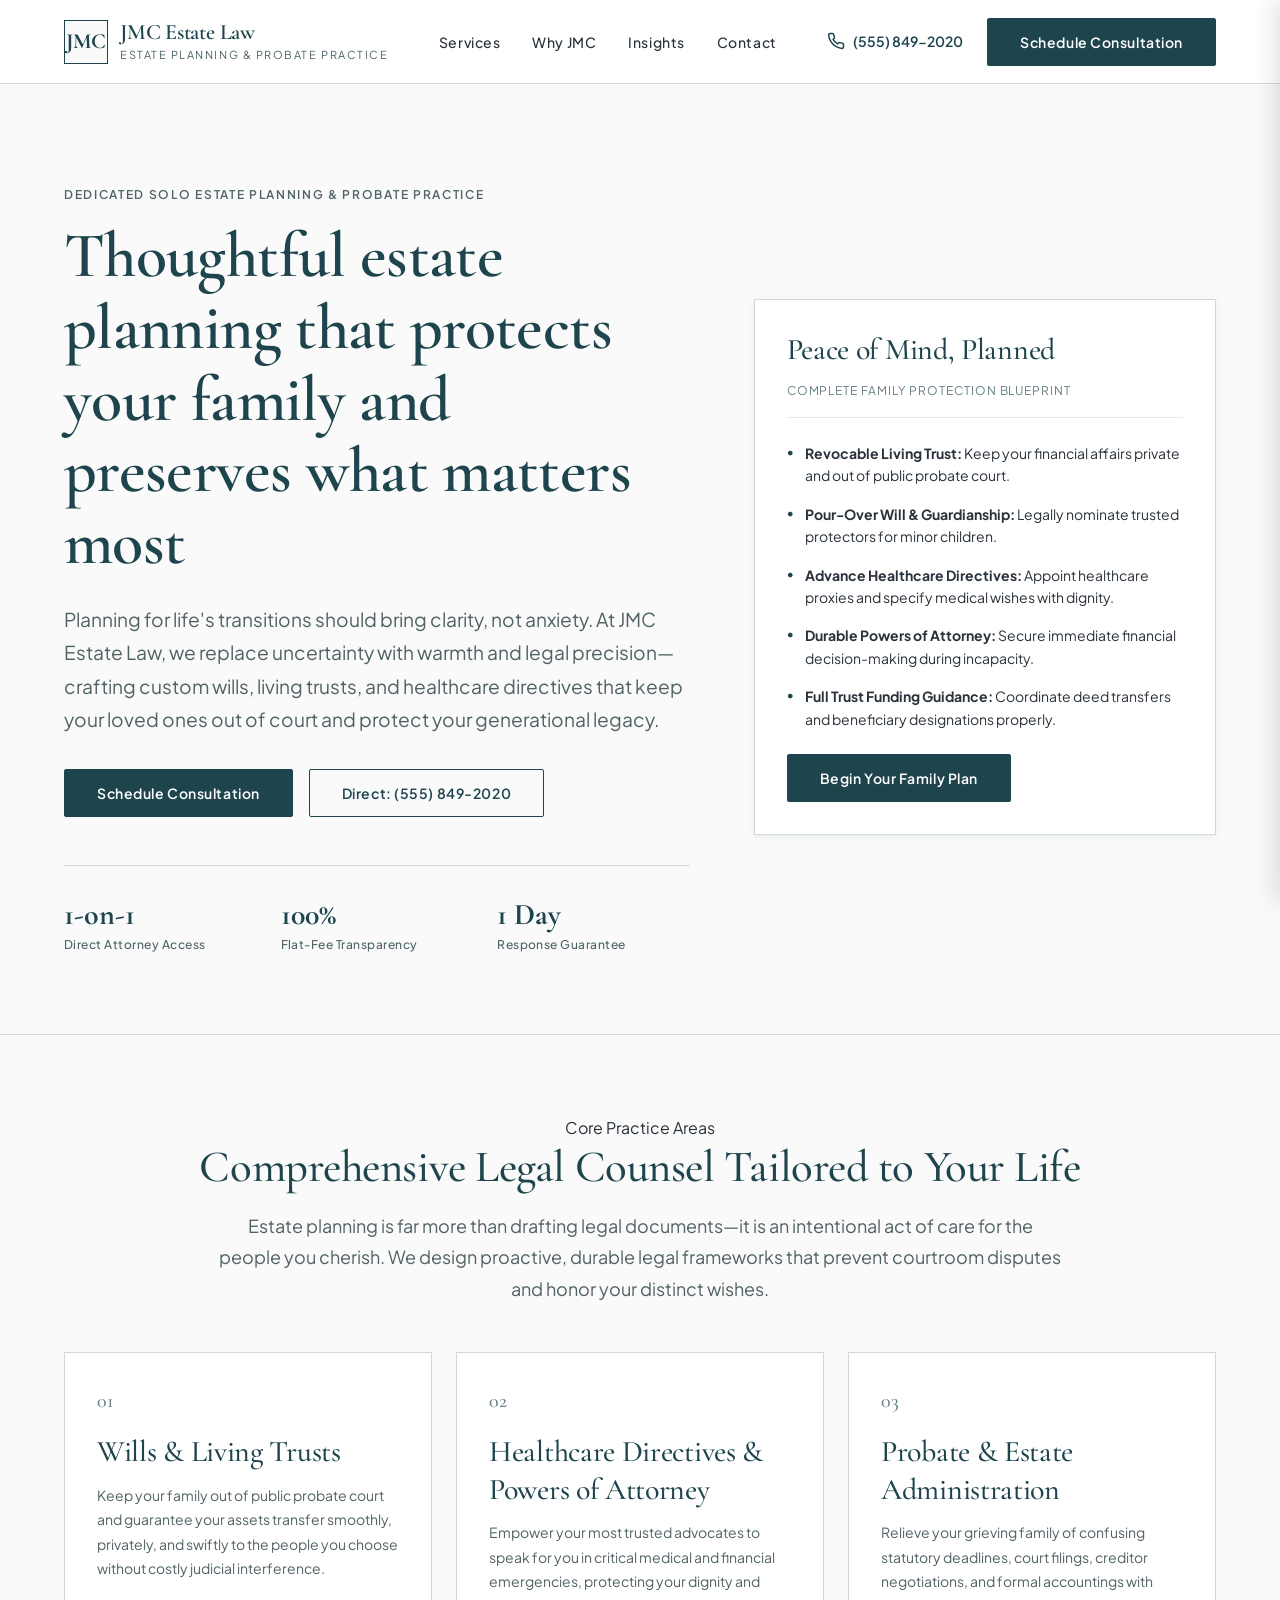
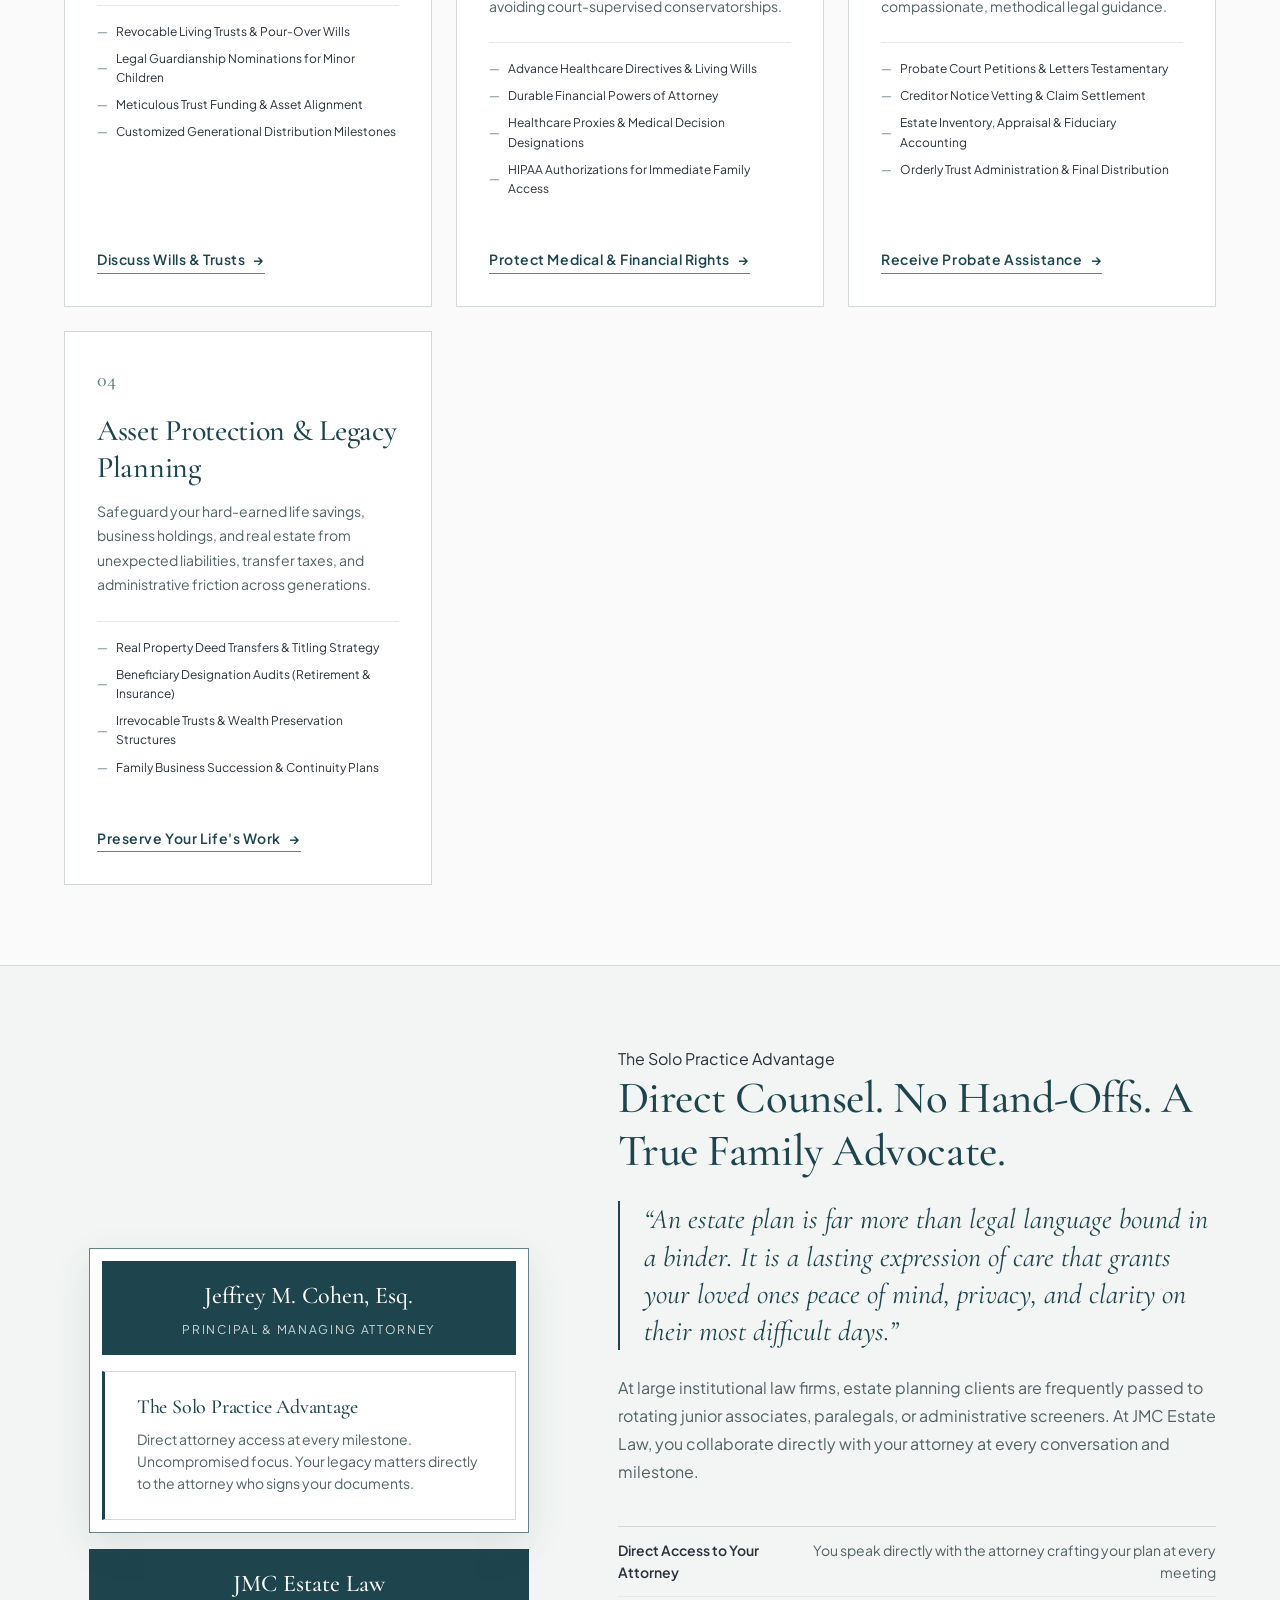
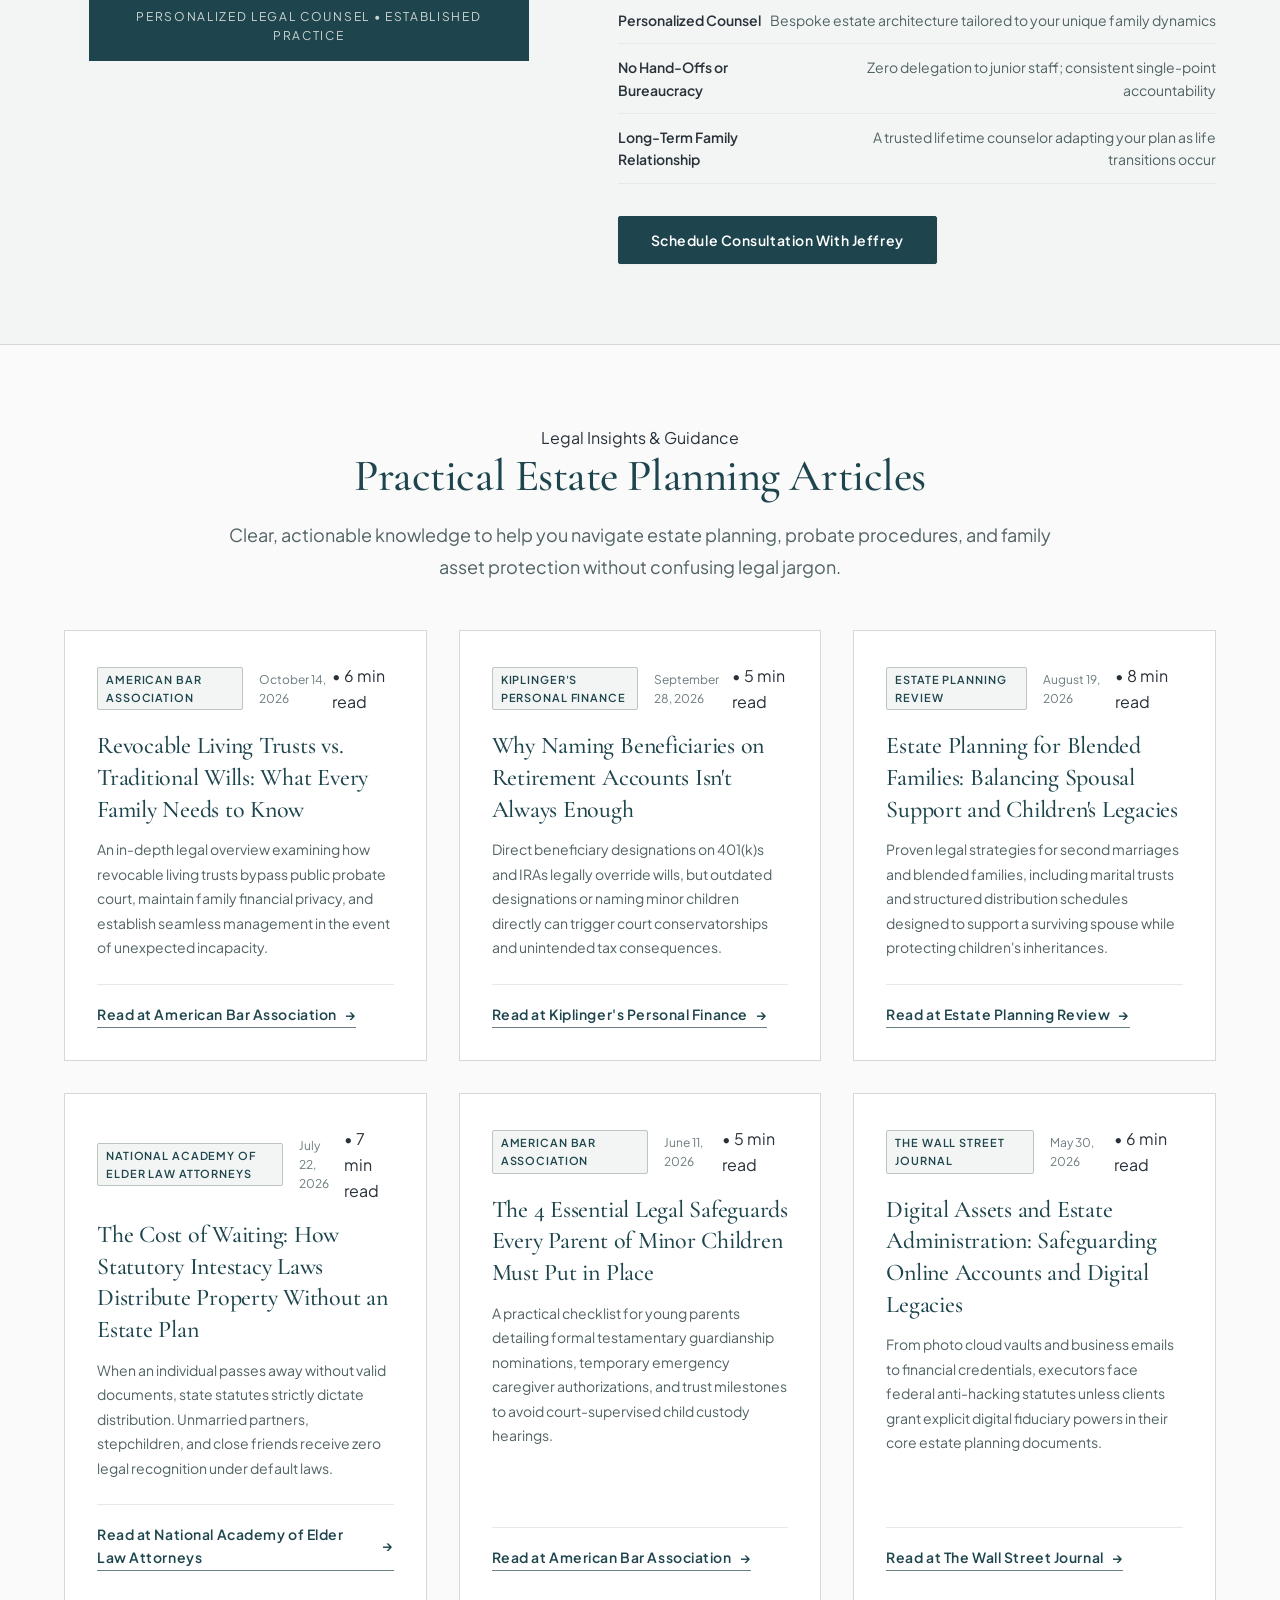
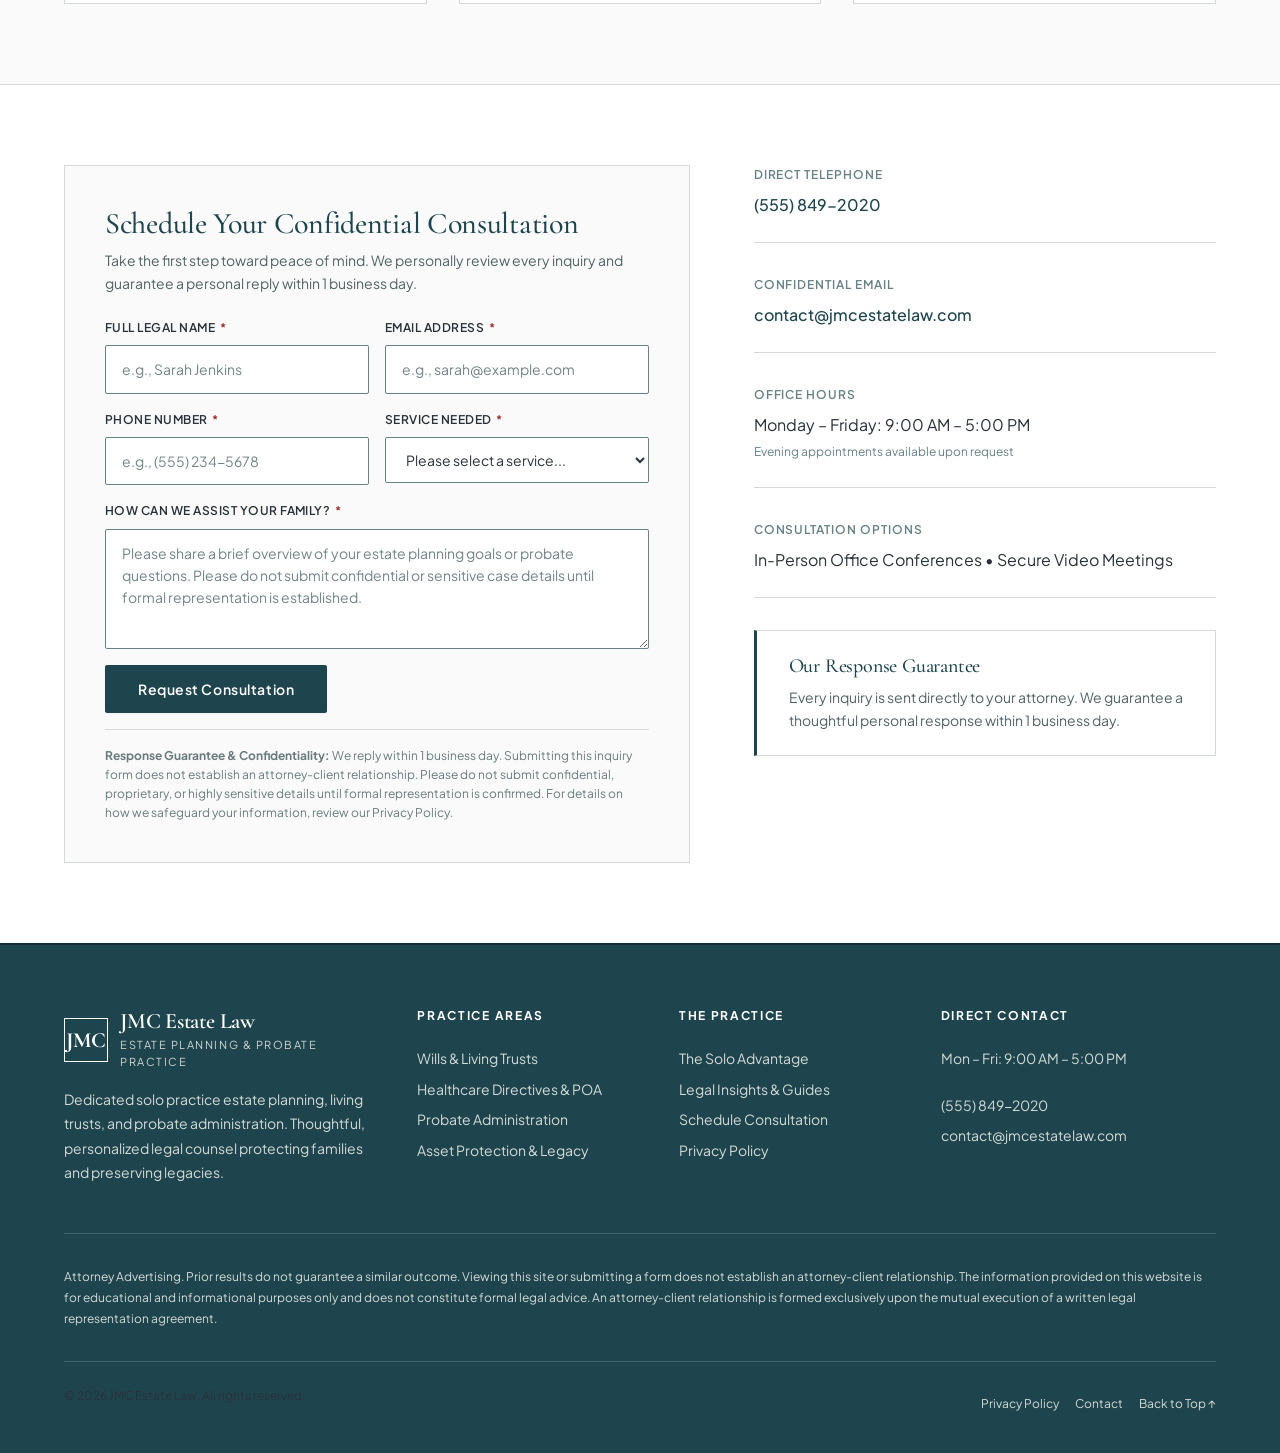
<file: index.html>
<!DOCTYPE html>
<html lang="en">
<head>
  <meta charset="UTF-8">
  <meta name="viewport" content="width=device-width, initial-scale=1.0">
  <meta name="robots" content="noindex, nofollow, noarchive, nosnippet">
  <title>JMC Estate Law | Thoughtful Estate Planning &amp; Probate Administration</title>
  <meta name="description" content="Thoughtful estate planning that protects your family and preserves what matters most. Dedicated solo practice legal counsel for wills, living trusts, healthcare directives, probate administration, and asset protection.">
  
  <!-- Favicon / Apple Touch Icon placeholder -->
  <link rel="icon" href="data:image/svg+xml,<svg xmlns=%22http://www.w3.org/2000/svg%22 viewBox=%220 0 100 100%22><text y=%22.9em%22 font-size=%2290%22>⚖️</text></svg>">

  <!-- Stylesheets -->
  <link rel="stylesheet" href="./css/variables.css">
  <link rel="stylesheet" href="./css/style.css">

  <!-- Client Script -->
  <script defer src="./js/main.js"></script>
</head>
<body>
  <!-- Accessibility Skip Navigation Link -->
  <a href="#main-content" class="skip-link">Skip to main content</a>

  <!-- Header -->
  <header class="site-header" id="top">
    <div class="container header-container">
      <a href="./index.html" class="site-logo" aria-label="JMC Estate Law - Homepage">
        <div class="logo-monogram" aria-hidden="true">JMC</div>
        <div class="logo-identity">
          <span class="logo-name">JMC Estate Law</span>
          <span class="logo-tagline">Estate Planning &amp; Probate Practice</span>
        </div>
      </a>

      <!-- Desktop Navigation -->
      <nav class="main-nav" aria-label="Primary Navigation">
        <ul class="nav-list">
          <li class="nav-item"><a href="#services" class="nav-link">Services</a></li>
          <li class="nav-item"><a href="#why-jmc" class="nav-link">Why JMC</a></li>
          <li class="nav-item"><a href="#insights" class="nav-link">Insights</a></li>
          <li class="nav-item"><a href="#contact" class="nav-link">Contact</a></li>
        </ul>
      </nav>

      <!-- Desktop Header Actions -->
      <div class="header-actions">
        <a href="tel:+15558492020" class="header-phone" aria-label="Telephone (555) 849-2020">
          <svg width="18" height="18" viewBox="0 0 24 24" fill="none" stroke="currentColor" stroke-width="2" stroke-linecap="round" stroke-linejoin="round" aria-hidden="true">
            <path d="M22 16.92v3a2 2 0 0 1-2.18 2 19.79 19.79 0 0 1-8.63-3.07 19.5 19.5 0 0 1-6-6 19.79 19.79 0 0 1-3.07-8.67A2 2 0 0 1 4.11 2h3a2 2 0 0 1 2 1.72 12.84 12.84 0 0 0 .7 2.81 2 2 0 0 1-.45 2.11L8.09 9.91a16 16 0 0 0 6 6l1.27-1.27a2 2 0 0 1 2.11-.45 12.84 12.84 0 0 0 2.81.7A2 2 0 0 1 22 16.92z"></path>
          </svg>
          <span>(555) 849-2020</span>
        </a>
        <a href="#contact" class="btn btn-primary">Schedule Consultation</a>
      </div>

      <!-- Mobile Nav Toggle -->
      <button class="mobile-nav-toggle" id="mobile-nav-toggle" aria-label="Toggle navigation menu" aria-expanded="false" aria-controls="mobile-drawer">
        <span></span>
        <span></span>
        <span></span>
      </button>
    </div>
  </header>

  <!-- Mobile Drawer & Backdrop -->
  <div class="drawer-backdrop" id="drawer-backdrop" aria-hidden="true"></div>
  <aside class="mobile-drawer" id="mobile-drawer" aria-label="Mobile Navigation" aria-hidden="true">
    <div class="drawer-header">
      <div class="logo-identity">
        <span class="logo-name">JMC Estate Law</span>
        <span class="logo-tagline">Estate Planning &amp; Probate</span>
      </div>
      <button class="drawer-close" id="drawer-close" aria-label="Close navigation menu">&times;</button>
    </div>
    <ul class="drawer-nav-list">
      <li><a href="#services" class="drawer-nav-link">Services</a></li>
      <li><a href="#why-jmc" class="drawer-nav-link">Why JMC</a></li>
      <li><a href="#insights" class="drawer-nav-link">Insights</a></li>
      <li><a href="#contact" class="drawer-nav-link">Contact</a></li>
    </ul>
    <div class="drawer-footer">
      <a href="tel:+15558492020" class="drawer-phone">(555) 849-2020</a>
      <a href="#contact" class="btn btn-primary btn-block">Schedule Consultation</a>
    </div>
  </aside>

  <!-- Main Landmark -->
  <main id="main-content">
    
    <!-- Hero Section -->
    <section class="hero-section" id="hero" aria-labelledby="hero-title">
      <div class="container">
        <div class="hero-grid">
          <div class="hero-content">
            <span class="hero-pretitle">Dedicated Solo Estate Planning &amp; Probate Practice</span>
            <h1 id="hero-title" class="hero-title">
              Thoughtful estate planning that protects your family and preserves what matters most
            </h1>
            <p class="hero-description">
              Planning for life's transitions should bring clarity, not anxiety. At JMC Estate Law, we replace uncertainty with warmth and legal precision—crafting custom wills, living trusts, and healthcare directives that keep your loved ones out of court and protect your generational legacy.
            </p>
            <div class="hero-actions">
              <a href="#contact" class="btn btn-primary">Schedule Consultation</a>
              <a href="tel:+15558492020" class="btn btn-secondary">
                <span>Direct: (555) 849-2020</span>
              </a>
            </div>
            <div class="hero-trust-bar">
              <div class="trust-item">
                <span class="trust-item-value">1-on-1</span>
                <span class="trust-item-label">Direct Attorney Access</span>
              </div>
              <div class="trust-item">
                <span class="trust-item-value">100%</span>
                <span class="trust-item-label">Flat-Fee Transparency</span>
              </div>
              <div class="trust-item">
                <span class="trust-item-value">1 Day</span>
                <span class="trust-item-label">Response Guarantee</span>
              </div>
            </div>
          </div>

          <!-- Architectural Hero Overview Card -->
          <div class="hero-card" aria-label="Comprehensive Estate Planning Package Overview">
            <div class="hero-card-header">
              <h2 class="hero-card-title">Peace of Mind, Planned</h2>
              <span class="hero-card-meta">Complete Family Protection Blueprint</span>
            </div>
            <ul class="hero-checklist">
              <li class="hero-checklist-item">
                <span class="hero-checklist-bullet" aria-hidden="true">&bull;</span>
                <span><strong>Revocable Living Trust:</strong> Keep your financial affairs private and out of public probate court.</span>
              </li>
              <li class="hero-checklist-item">
                <span class="hero-checklist-bullet" aria-hidden="true">&bull;</span>
                <span><strong>Pour-Over Will &amp; Guardianship:</strong> Legally nominate trusted protectors for minor children.</span>
              </li>
              <li class="hero-checklist-item">
                <span class="hero-checklist-bullet" aria-hidden="true">&bull;</span>
                <span><strong>Advance Healthcare Directives:</strong> Appoint healthcare proxies and specify medical wishes with dignity.</span>
              </li>
              <li class="hero-checklist-item">
                <span class="hero-checklist-bullet" aria-hidden="true">&bull;</span>
                <span><strong>Durable Powers of Attorney:</strong> Secure immediate financial decision-making during incapacity.</span>
              </li>
              <li class="hero-checklist-item">
                <span class="hero-checklist-bullet" aria-hidden="true">&bull;</span>
                <span><strong>Full Trust Funding Guidance:</strong> Coordinate deed transfers and beneficiary designations properly.</span>
              </li>
            </ul>
            <div class="hero-card-action">
              <a href="#contact" class="btn btn-primary btn-block">Begin Your Family Plan</a>
            </div>
          </div>
        </div>
      </div>
    </section>

    <!-- Core Services Section (Benefits-First) -->
    <section class="section-padding" id="services" aria-labelledby="services-heading">
      <div class="container">
        <div class="section-header text-center">
          <span class="section-kicker">Core Practice Areas</span>
          <h2 id="services-heading" class="section-title">Comprehensive Legal Counsel Tailored to Your Life</h2>
          <p class="section-subtitle">
            Estate planning is far more than drafting legal documents—it is an intentional act of care for the people you cherish. We design proactive, durable legal frameworks that prevent courtroom disputes and honor your distinct wishes.
          </p>
        </div>

        <div class="practice-grid">
          <!-- 1. Wills & Living Trusts -->
          <article class="practice-card">
            <span class="practice-card-number" aria-hidden="true">01</span>
            <h3 class="practice-card-title">Wills &amp; Living Trusts</h3>
            <p class="practice-card-description">
              Keep your family out of public probate court and guarantee your assets transfer smoothly, privately, and swiftly to the people you choose without costly judicial interference.
            </p>
            <ul class="practice-card-list">
              <li class="practice-card-list-item">Revocable Living Trusts &amp; Pour-Over Wills</li>
              <li class="practice-card-list-item">Legal Guardianship Nominations for Minor Children</li>
              <li class="practice-card-list-item">Meticulous Trust Funding &amp; Asset Alignment</li>
              <li class="practice-card-list-item">Customized Generational Distribution Milestones</li>
            </ul>
            <div class="practice-card-footer">
              <a href="#contact" class="editorial-link">Discuss Wills &amp; Trusts <span class="arrow" aria-hidden="true">&rarr;</span></a>
            </div>
          </article>

          <!-- 2. Healthcare Directives & Powers of Attorney -->
          <article class="practice-card">
            <span class="practice-card-number" aria-hidden="true">02</span>
            <h3 class="practice-card-title">Healthcare Directives &amp; Powers of Attorney</h3>
            <p class="practice-card-description">
              Empower your most trusted advocates to speak for you in critical medical and financial emergencies, protecting your dignity and avoiding court-supervised conservatorships.
            </p>
            <ul class="practice-card-list">
              <li class="practice-card-list-item">Advance Healthcare Directives &amp; Living Wills</li>
              <li class="practice-card-list-item">Durable Financial Powers of Attorney</li>
              <li class="practice-card-list-item">Healthcare Proxies &amp; Medical Decision Designations</li>
              <li class="practice-card-list-item">HIPAA Authorizations for Immediate Family Access</li>
            </ul>
            <div class="practice-card-footer">
              <a href="#contact" class="editorial-link">Protect Medical &amp; Financial Rights <span class="arrow" aria-hidden="true">&rarr;</span></a>
            </div>
          </article>

          <!-- 3. Probate & Estate Administration -->
          <article class="practice-card">
            <span class="practice-card-number" aria-hidden="true">03</span>
            <h3 class="practice-card-title">Probate &amp; Estate Administration</h3>
            <p class="practice-card-description">
              Relieve your grieving family of confusing statutory deadlines, court filings, creditor negotiations, and formal accountings with compassionate, methodical legal guidance.
            </p>
            <ul class="practice-card-list">
              <li class="practice-card-list-item">Probate Court Petitions &amp; Letters Testamentary</li>
              <li class="practice-card-list-item">Creditor Notice Vetting &amp; Claim Settlement</li>
              <li class="practice-card-list-item">Estate Inventory, Appraisal &amp; Fiduciary Accounting</li>
              <li class="practice-card-list-item">Orderly Trust Administration &amp; Final Distribution</li>
            </ul>
            <div class="practice-card-footer">
              <a href="#contact" class="editorial-link">Receive Probate Assistance <span class="arrow" aria-hidden="true">&rarr;</span></a>
            </div>
          </article>

          <!-- 4. Asset Protection & Legacy Planning -->
          <article class="practice-card">
            <span class="practice-card-number" aria-hidden="true">04</span>
            <h3 class="practice-card-title">Asset Protection &amp; Legacy Planning</h3>
            <p class="practice-card-description">
              Safeguard your hard-earned life savings, business holdings, and real estate from unexpected liabilities, transfer taxes, and administrative friction across generations.
            </p>
            <ul class="practice-card-list">
              <li class="practice-card-list-item">Real Property Deed Transfers &amp; Titling Strategy</li>
              <li class="practice-card-list-item">Beneficiary Designation Audits (Retirement &amp; Insurance)</li>
              <li class="practice-card-list-item">Irrevocable Trusts &amp; Wealth Preservation Structures</li>
              <li class="practice-card-list-item">Family Business Succession &amp; Continuity Plans</li>
            </ul>
            <div class="practice-card-footer">
              <a href="#contact" class="editorial-link">Preserve Your Life's Work <span class="arrow" aria-hidden="true">&rarr;</span></a>
            </div>
          </article>
        </div>
      </div>
    </section>

    <!-- The Solo Practice Advantage Section -->
    <section class="section-padding attorney-section" id="why-jmc" aria-labelledby="why-jmc-heading">
      <div class="container">
        <div class="attorney-grid">
          <!-- Left Column: Frame & Plaque -->
          <div class="attorney-portrait-wrap">
            <div class="attorney-portrait-frame">
              <div class="attorney-plaque" style="margin-top: 0; margin-bottom: var(--space-4);">
                <div class="attorney-plaque-title">Jeffrey M. Cohen, Esq.</div>
                <div class="attorney-plaque-sub">Principal &amp; Managing Attorney</div>
              </div>
              <div class="benefit-card" style="border-left: 3px solid var(--color-primary); background: var(--color-surface);">
                <h3 class="benefit-card-title" style="font-size: var(--text-lg);">The Solo Practice Advantage</h3>
                <p class="benefit-card-text">
                  Direct attorney access at every milestone. Uncompromised focus. Your legacy matters directly to the attorney who signs your documents.
                </p>
              </div>
            </div>
            <div class="attorney-plaque">
              <div class="attorney-plaque-title">JMC Estate Law</div>
              <div class="attorney-plaque-sub">Personalized Legal Counsel &bull; Established Practice</div>
            </div>
          </div>

          <!-- Right Column: Bio & Core Pillars -->
          <div class="attorney-content">
            <span class="section-kicker">The Solo Practice Advantage</span>
            <h2 id="why-jmc-heading" class="section-title">Direct Counsel. No Hand-Offs. A True Family Advocate.</h2>
            
            <blockquote class="attorney-quote">
              &ldquo;An estate plan is far more than legal language bound in a binder. It is a lasting expression of care that grants your loved ones peace of mind, privacy, and clarity on their most difficult days.&rdquo;
            </blockquote>

            <p class="attorney-bio-text">
              At large institutional law firms, estate planning clients are frequently passed to rotating junior associates, paralegals, or administrative screeners. At JMC Estate Law, you collaborate directly with your attorney at every conversation and milestone.
            </p>

            <div class="credential-table">
              <div class="credential-row">
                <span class="credential-key">Direct Access to Your Attorney</span>
                <span class="credential-value">You speak directly with the attorney crafting your plan at every meeting</span>
              </div>
              <div class="credential-row">
                <span class="credential-key">Personalized Counsel</span>
                <span class="credential-value">Bespoke estate architecture tailored to your unique family dynamics</span>
              </div>
              <div class="credential-row">
                <span class="credential-key">No Hand-Offs or Bureaucracy</span>
                <span class="credential-value">Zero delegation to junior staff; consistent single-point accountability</span>
              </div>
              <div class="credential-row">
                <span class="credential-key">Long-Term Family Relationship</span>
                <span class="credential-value">A trusted lifetime counselor adapting your plan as life transitions occur</span>
              </div>
            </div>

            <div class="attorney-actions">
              <a href="#contact" class="btn btn-primary">Schedule Consultation With Jeffrey</a>
            </div>
          </div>
        </div>
      </div>
    </section>

    <!-- Insights / Articles Section -->
    <section class="section-padding" id="insights" aria-labelledby="insights-heading">
      <div class="container">
        <div class="section-header text-center">
          <span class="section-kicker">Legal Insights &amp; Guidance</span>
          <h2 id="insights-heading" class="section-title">Practical Estate Planning Articles</h2>
          <p class="section-subtitle">
            Clear, actionable knowledge to help you navigate estate planning, probate procedures, and family asset protection without confusing legal jargon.
          </p>
        </div>

        <!-- Articles Grid Container with Static Fallback Cards -->
        <div class="articles-grid" id="articles-grid">
          <!-- Fallback Article 1 -->
          <article class="article-card">
            <div class="article-header">
              <span class="source-badge">Estate Planning Basics</span>
              <time class="article-date" datetime="2026-05-15">5 min read</time>
            </div>
            <h3 class="article-title">
              <a href="#contact">Wills vs. Living Trusts: Which Structure Truly Protects Your Family?</a>
            </h3>
            <p class="article-excerpt">
              Many families believe a simple will avoids probate court. In reality, a will is a court-supervised document that becomes public record upon death. Discover the critical differences between wills and revocable living trusts, how each functions during incapacity, and how living trusts eliminate probate expenses while preserving total family privacy.
            </p>
            <div class="article-footer">
              <a href="#contact" class="editorial-link">Read Full Guide <span class="arrow" aria-hidden="true">&rarr;</span></a>
            </div>
          </article>

          <!-- Fallback Article 2 -->
          <article class="article-card">
            <div class="article-header">
              <span class="source-badge">Probate &amp; Intestacy</span>
              <time class="article-date" datetime="2026-04-20">6 min read</time>
            </div>
            <h3 class="article-title">
              <a href="#contact">What Happens When You Die Without an Estate Plan? State Intestacy Explained</a>
            </h3>
            <p class="article-excerpt">
              If you pass away without an estate plan, the state enacts a default statutory plan for you—regardless of your personal wishes. Learn how intestate succession distributes assets, why unmarried partners and stepchildren are often left entirely unprotected, and what it costs in court fees and delays when judges make decisions for your family.
            </p>
            <div class="article-footer">
              <a href="#contact" class="editorial-link">Read Full Guide <span class="arrow" aria-hidden="true">&rarr;</span></a>
            </div>
          </article>

          <!-- Fallback Article 3 -->
          <article class="article-card">
            <div class="article-header">
              <span class="source-badge">Family Protection</span>
              <time class="article-date" datetime="2026-03-10">4 min read</time>
            </div>
            <h3 class="article-title">
              <a href="#contact">The 4 Essential Legal Protections Every Parent of Minor Children Must Have</a>
            </h3>
            <p class="article-excerpt">
              Handwritten emergency notes do not legally empower guardians when urgent medical or custody decisions must be made. Review the legal instruments necessary for parents: court-compliant legal guardianship nominations, temporary emergency caregiver authorizations, testamentary trust distribution provisions, and advance healthcare directives.
            </p>
            <div class="article-footer">
              <a href="#contact" class="editorial-link">Read Full Guide <span class="arrow" aria-hidden="true">&rarr;</span></a>
            </div>
          </article>
        </div>
      </div>
    </section>

    <!-- Consultation Inquiry Form Section -->
    <section class="section-padding contact-section" id="contact" aria-labelledby="contact-heading">
      <div class="container">
        <div class="contact-grid">
          <!-- Form Wrapper -->
          <div class="contact-form-wrap">
            <h2 id="contact-heading" class="form-title">Schedule Your Confidential Consultation</h2>
            <p class="form-subtitle">
              Take the first step toward peace of mind. We personally review every inquiry and guarantee a personal reply within 1 business day.
            </p>

            <form id="consultation-form" action="#" method="POST" novalidate>
              <div class="form-grid-2">
                <div class="form-group">
                  <label class="form-label" for="full-name">
                    Full Legal Name <span class="required-mark" aria-hidden="true">*</span>
                  </label>
                  <input type="text" id="full-name" name="fullName" class="form-input" placeholder="e.g., Sarah Jenkins" required autocomplete="name">
                </div>

                <div class="form-group">
                  <label class="form-label" for="email">
                    Email Address <span class="required-mark" aria-hidden="true">*</span>
                  </label>
                  <input type="email" id="email" name="email" class="form-input" placeholder="e.g., sarah@example.com" required autocomplete="email">
                </div>
              </div>

              <div class="form-grid-2">
                <div class="form-group">
                  <label class="form-label" for="phone">
                    Phone Number <span class="required-mark" aria-hidden="true">*</span>
                  </label>
                  <input type="tel" id="phone" name="phone" class="form-input" placeholder="e.g., (555) 234-5678" required autocomplete="tel">
                </div>

                <div class="form-group">
                  <label class="form-label" for="service-needed">
                    Service Needed <span class="required-mark" aria-hidden="true">*</span>
                  </label>
                  <select id="service-needed" name="serviceNeeded" class="form-select" required>
                    <option value="" disabled selected>Please select a service...</option>
                    <option value="wills-trusts">Wills &amp; Living Trusts</option>
                    <option value="healthcare-poa">Healthcare Directives &amp; Powers of Attorney</option>
                    <option value="probate-administration">Probate &amp; Estate Administration</option>
                    <option value="asset-protection">Asset Protection &amp; Legacy Planning</option>
                    <option value="review-amendment">Review or Update Existing Estate Plan</option>
                    <option value="general-inquiry">Other / General Legal Inquiry</option>
                  </select>
                </div>
              </div>

              <div class="form-group">
                <label class="form-label" for="message">
                  How Can We Assist Your Family? <span class="required-mark" aria-hidden="true">*</span>
                </label>
                <textarea id="message" name="message" class="form-textarea" placeholder="Please share a brief overview of your estate planning goals or probate questions. Please do not submit confidential or sensitive case details until formal representation is established." required></textarea>
              </div>

              <button type="submit" class="btn btn-primary btn-block" id="submit-button">
                Request Consultation
              </button>

              <p class="form-disclaimer">
                <strong>Response Guarantee &amp; Confidentiality:</strong> We reply within 1 business day. Submitting this inquiry form does not establish an attorney-client relationship. Please do not submit confidential, proprietary, or highly sensitive details until formal representation is confirmed. For details on how we safeguard your information, review our <a href="./privacy.html">Privacy Policy</a>.
              </p>
            </form>
          </div>

          <!-- Office Details Card -->
          <aside class="office-details-card" aria-label="Direct Practice Contact Information">
            <div class="office-info-block">
              <div class="office-info-label">Direct Telephone</div>
              <div class="office-info-value">
                <a href="tel:+15558492020">(555) 849-2020</a>
              </div>
            </div>

            <div class="office-info-block">
              <div class="office-info-label">Confidential Email</div>
              <div class="office-info-value">
                <a href="mailto:contact@jmcestatelaw.com">contact@jmcestatelaw.com</a>
              </div>
            </div>

            <div class="office-info-block">
              <div class="office-info-label">Office Hours</div>
              <div class="office-info-value">
                Monday &ndash; Friday: 9:00 AM &ndash; 5:00 PM<br>
                <span style="font-size: var(--text-xs); color: var(--color-slate-gray);">Evening appointments available upon request</span>
              </div>
            </div>

            <div class="office-info-block">
              <div class="office-info-label">Consultation Options</div>
              <div class="office-info-value">
                In-Person Office Conferences &bull; Secure Video Meetings
              </div>
            </div>

            <div class="benefit-card">
              <h3 class="benefit-card-title" style="font-size: var(--text-lg);">Our Response Guarantee</h3>
              <p class="benefit-card-text">
                Every inquiry is sent directly to your attorney. We guarantee a thoughtful personal response within 1 business day.
              </p>
            </div>
          </aside>
        </div>
      </div>
    </section>

  </main>

  <!-- Site Footer -->
  <footer class="site-footer" role="contentinfo">
    <div class="container">
      <div class="footer-top">
        <div class="footer-col footer-brand">
          <a href="./index.html" class="site-logo" aria-label="JMC Estate Law Home">
            <div class="logo-monogram" aria-hidden="true">JMC</div>
            <div class="logo-identity">
              <span class="logo-name">JMC Estate Law</span>
              <span class="logo-tagline">Estate Planning &amp; Probate Practice</span>
            </div>
          </a>
          <p class="footer-description">
            Dedicated solo practice estate planning, living trusts, and probate administration. Thoughtful, personalized legal counsel protecting families and preserving legacies.
          </p>
        </div>

        <div class="footer-col footer-links">
          <h4 class="footer-heading">Practice Areas</h4>
          <a href="#services" class="footer-link">Wills &amp; Living Trusts</a>
          <a href="#services" class="footer-link">Healthcare Directives &amp; POA</a>
          <a href="#services" class="footer-link">Probate Administration</a>
          <a href="#services" class="footer-link">Asset Protection &amp; Legacy</a>
        </div>

        <div class="footer-col footer-links">
          <h4 class="footer-heading">The Practice</h4>
          <a href="#why-jmc" class="footer-link">The Solo Advantage</a>
          <a href="#insights" class="footer-link">Legal Insights &amp; Guides</a>
          <a href="#contact" class="footer-link">Schedule Consultation</a>
          <a href="./privacy.html" class="footer-link">Privacy Policy</a>
        </div>

        <div class="footer-col footer-links">
          <h4 class="footer-heading">Direct Contact</h4>
          <p class="footer-link">Mon &ndash; Fri: 9:00 AM &ndash; 5:00 PM</p>
          <a href="tel:+15558492020" class="footer-link">(555) 849-2020</a>
          <a href="mailto:contact@jmcestatelaw.com" class="footer-link">contact@jmcestatelaw.com</a>
        </div>
      </div>

      <!-- Formal Bar Advertising Disclaimer -->
      <div class="footer-disclaimer-wrap">
        <p class="footer-disclaimer-text">
          Attorney Advertising. Prior results do not guarantee a similar outcome. Viewing this site or submitting a form does not establish an attorney-client relationship. The information provided on this website is for educational and informational purposes only and does not constitute formal legal advice. An attorney-client relationship is formed exclusively upon the mutual execution of a written legal representation agreement.
        </p>
      </div>

      <!-- Bottom Row -->
      <div class="footer-bottom">
        <p>&copy; 2026 JMC Estate Law. All rights reserved.</p>
        <div class="footer-legal-links">
          <a href="./privacy.html" class="footer-legal-link">Privacy Policy</a>
          <a href="#contact" class="footer-legal-link">Contact</a>
          <a href="#top" class="footer-legal-link">Back to Top &uarr;</a>
        </div>
      </div>
    </div>
  </footer>
</body>
</html>
</file>
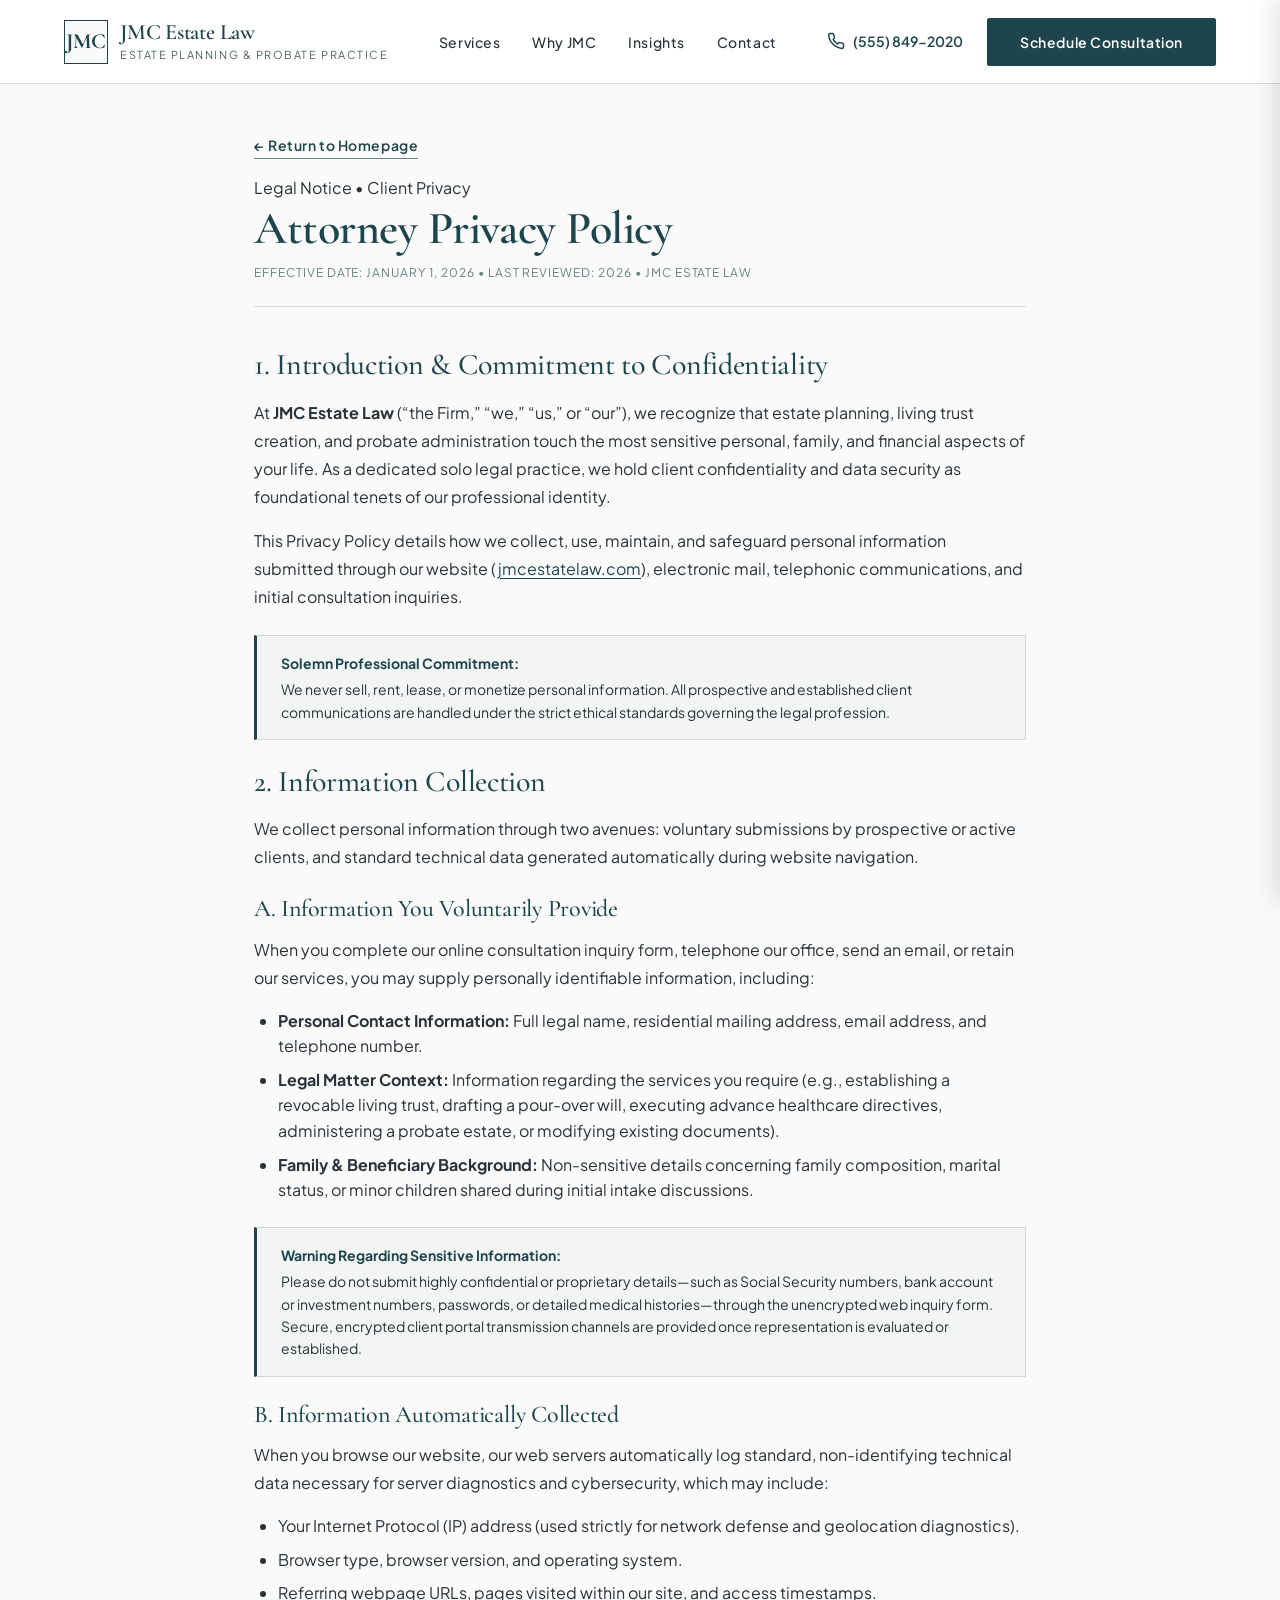
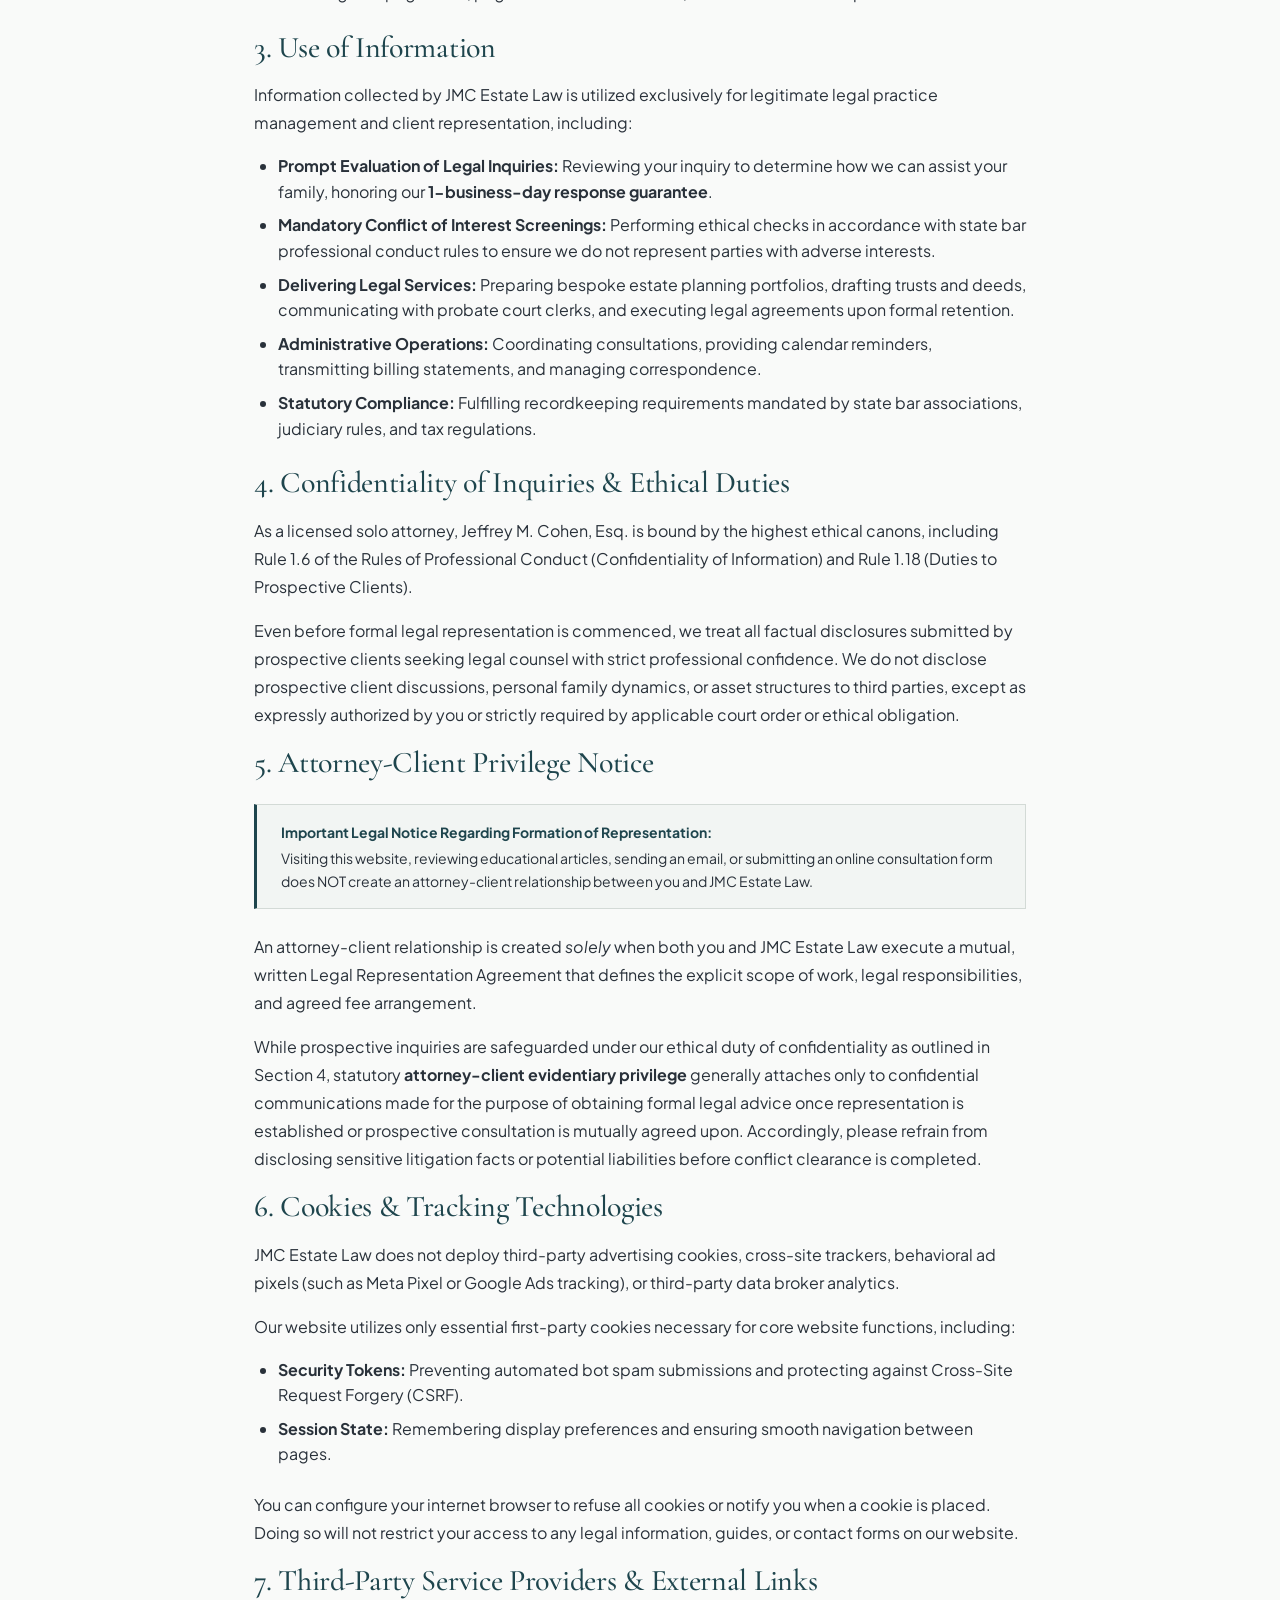
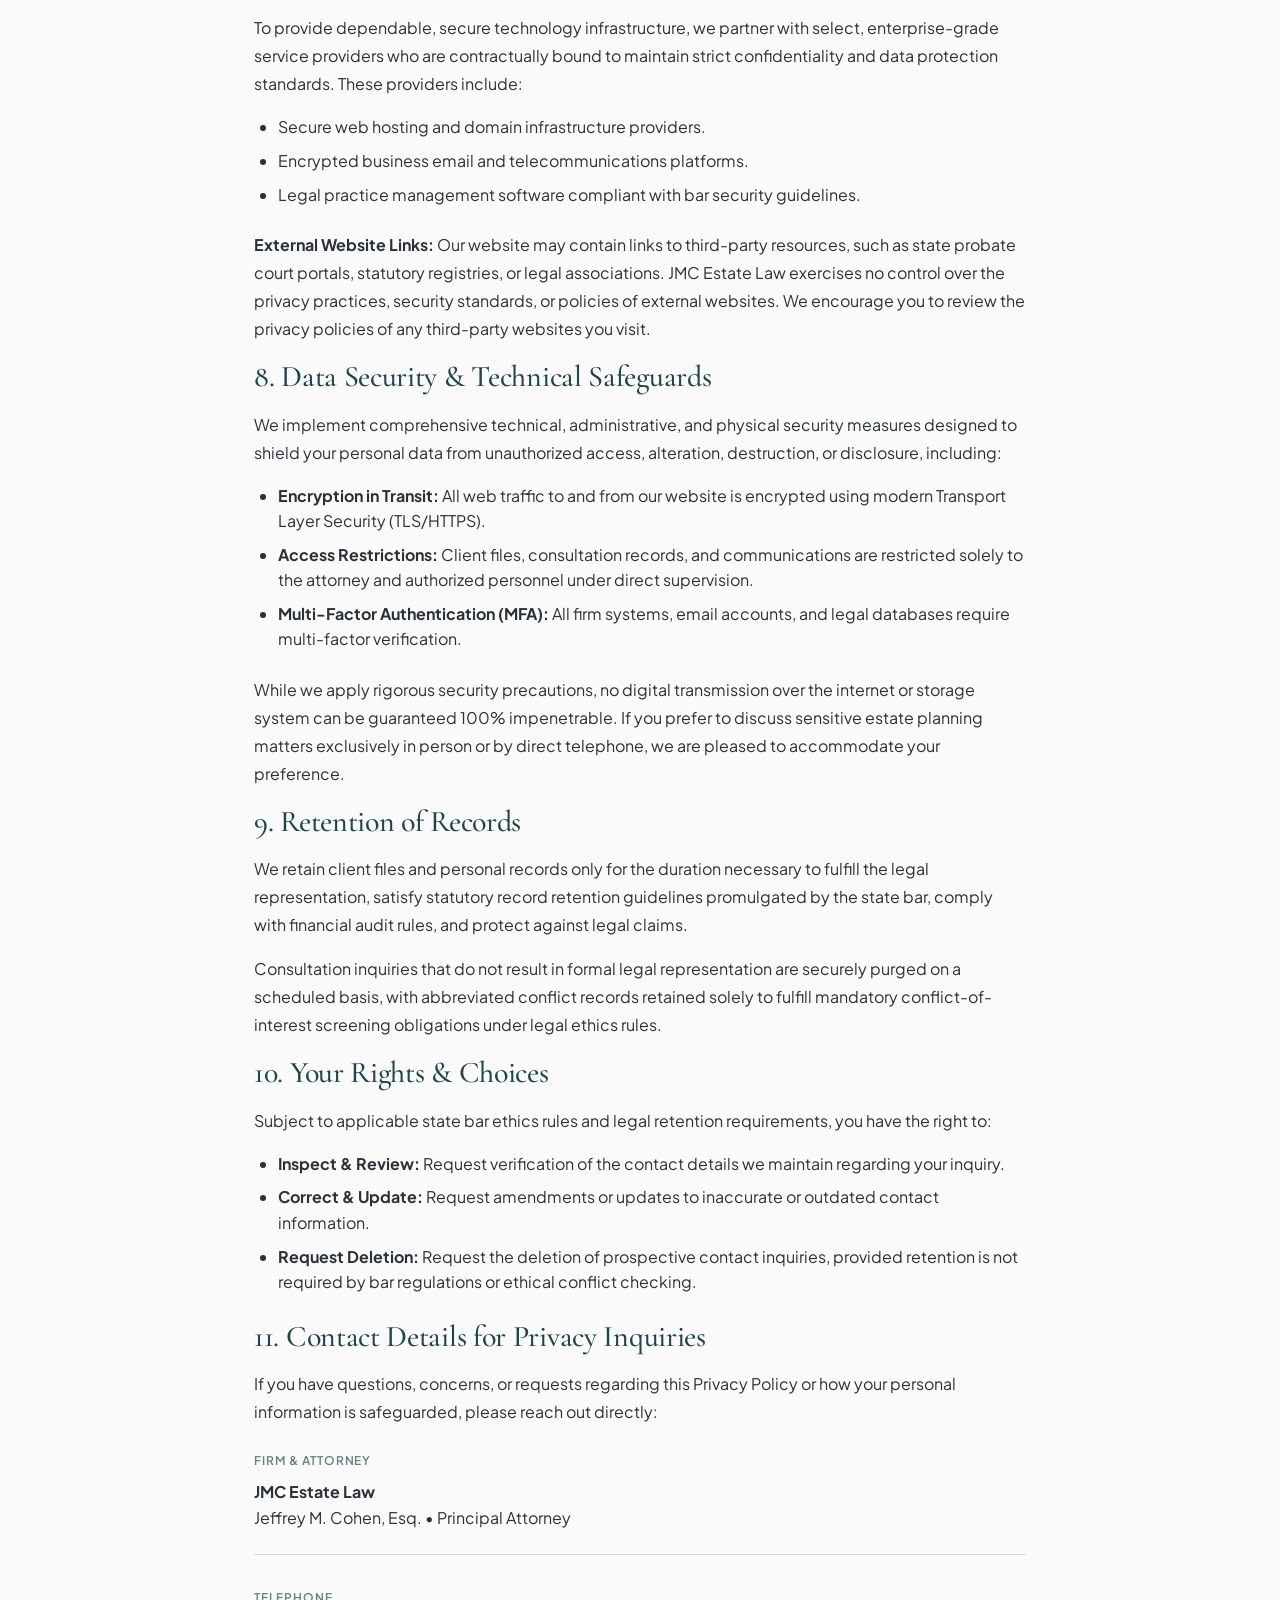
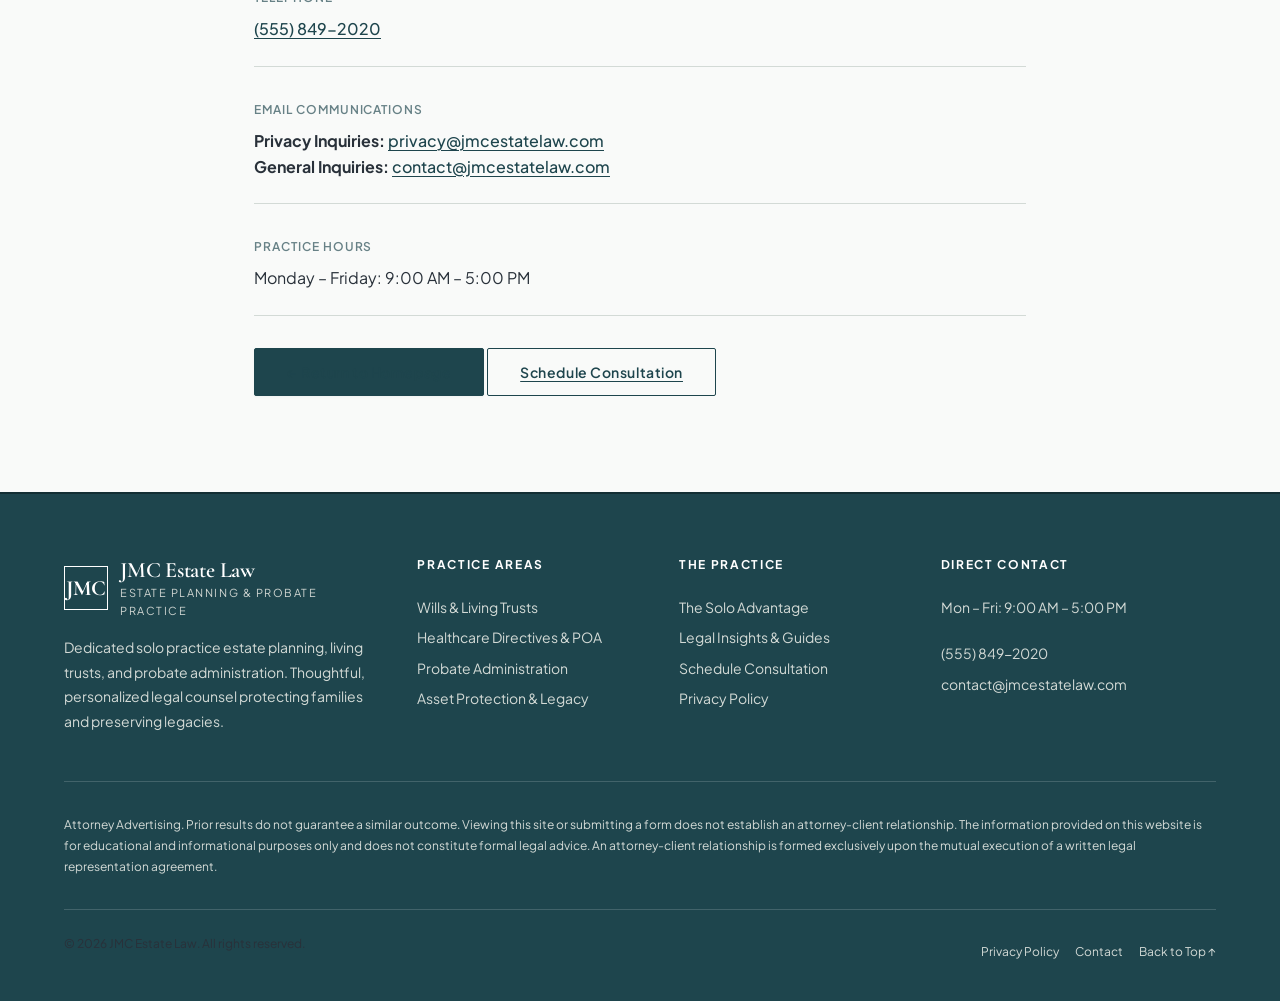
<file: privacy.html>
<!DOCTYPE html>
<html lang="en">
<head>
  <meta charset="UTF-8">
  <meta name="viewport" content="width=device-width, initial-scale=1.0">
  <meta name="robots" content="noindex, nofollow, noarchive, nosnippet">
  <title>Attorney Privacy Policy | JMC Estate Law</title>
  <meta name="description" content="Privacy Policy of JMC Estate Law. Detailed disclosures regarding personal data collection, professional confidentiality under Rule 1.6, attorney-client privilege limits, security safeguards, and contact information.">

  <!-- Favicon / Apple Touch Icon placeholder -->
  <link rel="icon" href="data:image/svg+xml,<svg xmlns=%22http://www.w3.org/2000/svg%22 viewBox=%220 0 100 100%22><text y=%22.9em%22 font-size=%2290%22>⚖️</text></svg>">

  <!-- Stylesheets -->
  <link rel="stylesheet" href="./css/variables.css">
  <link rel="stylesheet" href="./css/style.css">

  <!-- Client Script -->
  <script defer src="./js/main.js"></script>
</head>
<body>
  <!-- Accessibility Skip Navigation Link -->
  <a href="#main-content" class="skip-link">Skip to main content</a>

  <!-- Header -->
  <header class="site-header" id="top">
    <div class="container header-container">
      <a href="./index.html" class="site-logo" aria-label="JMC Estate Law - Homepage">
        <div class="logo-monogram" aria-hidden="true">JMC</div>
        <div class="logo-identity">
          <span class="logo-name">JMC Estate Law</span>
          <span class="logo-tagline">Estate Planning &amp; Probate Practice</span>
        </div>
      </a>

      <!-- Desktop Navigation -->
      <nav class="main-nav" aria-label="Primary Navigation">
        <ul class="nav-list">
          <li class="nav-item"><a href="./index.html#services" class="nav-link">Services</a></li>
          <li class="nav-item"><a href="./index.html#why-jmc" class="nav-link">Why JMC</a></li>
          <li class="nav-item"><a href="./index.html#insights" class="nav-link">Insights</a></li>
          <li class="nav-item"><a href="./index.html#contact" class="nav-link">Contact</a></li>
        </ul>
      </nav>

      <!-- Desktop Header Actions -->
      <div class="header-actions">
        <a href="tel:+15558492020" class="header-phone" aria-label="Telephone (555) 849-2020">
          <svg width="18" height="18" viewBox="0 0 24 24" fill="none" stroke="currentColor" stroke-width="2" stroke-linecap="round" stroke-linejoin="round" aria-hidden="true">
            <path d="M22 16.92v3a2 2 0 0 1-2.18 2 19.79 19.79 0 0 1-8.63-3.07 19.5 19.5 0 0 1-6-6 19.79 19.79 0 0 1-3.07-8.67A2 2 0 0 1 4.11 2h3a2 2 0 0 1 2 1.72 12.84 12.84 0 0 0 .7 2.81 2 2 0 0 1-.45 2.11L8.09 9.91a16 16 0 0 0 6 6l1.27-1.27a2 2 0 0 1 2.11-.45 12.84 12.84 0 0 0 2.81.7A2 2 0 0 1 22 16.92z"></path>
          </svg>
          <span>(555) 849-2020</span>
        </a>
        <a href="./index.html#contact" class="btn btn-primary">Schedule Consultation</a>
      </div>

      <!-- Mobile Nav Toggle -->
      <button class="mobile-nav-toggle" id="mobile-nav-toggle" aria-label="Toggle navigation menu" aria-expanded="false" aria-controls="mobile-drawer">
        <span></span>
        <span></span>
        <span></span>
      </button>
    </div>
  </header>

  <!-- Mobile Drawer & Backdrop -->
  <div class="drawer-backdrop" id="drawer-backdrop" aria-hidden="true"></div>
  <aside class="mobile-drawer" id="mobile-drawer" aria-label="Mobile Navigation" aria-hidden="true">
    <div class="drawer-header">
      <div class="logo-identity">
        <span class="logo-name">JMC Estate Law</span>
        <span class="logo-tagline">Estate Planning &amp; Probate</span>
      </div>
      <button class="drawer-close" id="drawer-close" aria-label="Close navigation menu">&times;</button>
    </div>
    <ul class="drawer-nav-list">
      <li><a href="./index.html#services" class="drawer-nav-link">Services</a></li>
      <li><a href="./index.html#why-jmc" class="drawer-nav-link">Why JMC</a></li>
      <li><a href="./index.html#insights" class="drawer-nav-link">Insights</a></li>
      <li><a href="./index.html#contact" class="drawer-nav-link">Contact</a></li>
    </ul>
    <div class="drawer-footer">
      <a href="tel:+15558492020" class="drawer-phone">(555) 849-2020</a>
      <a href="./index.html#contact" class="btn btn-primary btn-block">Schedule Consultation</a>
    </div>
  </aside>

  <!-- Main Legal Document Landmark -->
  <main id="main-content" class="legal-layout">
    <div class="container container-narrow">
      
      <!-- Back Link & Header -->
      <div class="legal-header">
        <p style="margin-bottom: var(--space-4);">
          <a href="./index.html" class="editorial-link">&larr; Return to Homepage</a>
        </p>
        <span class="section-kicker">Legal Notice &bull; Client Privacy</span>
        <h1 class="legal-title">Attorney Privacy Policy</h1>
        <p class="legal-meta">Effective Date: January 1, 2026 &bull; Last Reviewed: 2026 &bull; JMC Estate Law</p>
      </div>

      <!-- Legal Content Body -->
      <article class="legal-content">
        
        <!-- 1. Introduction -->
        <section id="introduction">
          <h2>1. Introduction &amp; Commitment to Confidentiality</h2>
          <p>
            At <strong>JMC Estate Law</strong> (&ldquo;the Firm,&rdquo; &ldquo;we,&rdquo; &ldquo;us,&rdquo; or &ldquo;our&rdquo;), we recognize that estate planning, living trust creation, and probate administration touch the most sensitive personal, family, and financial aspects of your life. As a dedicated solo legal practice, we hold client confidentiality and data security as foundational tenets of our professional identity.
          </p>
          <p>
            This Privacy Policy details how we collect, use, maintain, and safeguard personal information submitted through our website (<a href="./index.html">jmcestatelaw.com</a>), electronic mail, telephonic communications, and initial consultation inquiries.
          </p>
          <div class="legal-notice">
            <strong>Solemn Professional Commitment:</strong>
            We never sell, rent, lease, or monetize personal information. All prospective and established client communications are handled under the strict ethical standards governing the legal profession.
          </div>
        </section>

        <!-- 2. Information Collection -->
        <section id="information-collection">
          <h2>2. Information Collection</h2>
          <p>
            We collect personal information through two avenues: voluntary submissions by prospective or active clients, and standard technical data generated automatically during website navigation.
          </p>

          <h3>A. Information You Voluntarily Provide</h3>
          <p>
            When you complete our online consultation inquiry form, telephone our office, send an email, or retain our services, you may supply personally identifiable information, including:
          </p>
          <ul>
            <li><strong>Personal Contact Information:</strong> Full legal name, residential mailing address, email address, and telephone number.</li>
            <li><strong>Legal Matter Context:</strong> Information regarding the services you require (e.g., establishing a revocable living trust, drafting a pour-over will, executing advance healthcare directives, administering a probate estate, or modifying existing documents).</li>
            <li><strong>Family &amp; Beneficiary Background:</strong> Non-sensitive details concerning family composition, marital status, or minor children shared during initial intake discussions.</li>
          </ul>

          <div class="legal-notice">
            <strong>Warning Regarding Sensitive Information:</strong>
            Please do not submit highly confidential or proprietary details—such as Social Security numbers, bank account or investment numbers, passwords, or detailed medical histories—through the unencrypted web inquiry form. Secure, encrypted client portal transmission channels are provided once representation is evaluated or established.
          </div>

          <h3>B. Information Automatically Collected</h3>
          <p>
            When you browse our website, our web servers automatically log standard, non-identifying technical data necessary for server diagnostics and cybersecurity, which may include:
          </p>
          <ul>
            <li>Your Internet Protocol (IP) address (used strictly for network defense and geolocation diagnostics).</li>
            <li>Browser type, browser version, and operating system.</li>
            <li>Referring webpage URLs, pages visited within our site, and access timestamps.</li>
          </ul>
        </section>

        <!-- 3. Use of Information -->
        <section id="use-of-information">
          <h2>3. Use of Information</h2>
          <p>
            Information collected by JMC Estate Law is utilized exclusively for legitimate legal practice management and client representation, including:
          </p>
          <ul>
            <li><strong>Prompt Evaluation of Legal Inquiries:</strong> Reviewing your inquiry to determine how we can assist your family, honoring our <strong>1-business-day response guarantee</strong>.</li>
            <li><strong>Mandatory Conflict of Interest Screenings:</strong> Performing ethical checks in accordance with state bar professional conduct rules to ensure we do not represent parties with adverse interests.</li>
            <li><strong>Delivering Legal Services:</strong> Preparing bespoke estate planning portfolios, drafting trusts and deeds, communicating with probate court clerks, and executing legal agreements upon formal retention.</li>
            <li><strong>Administrative Operations:</strong> Coordinating consultations, providing calendar reminders, transmitting billing statements, and managing correspondence.</li>
            <li><strong>Statutory Compliance:</strong> Fulfilling recordkeeping requirements mandated by state bar associations, judiciary rules, and tax regulations.</li>
          </ul>
        </section>

        <!-- 4. Confidentiality of Inquiries & Ethical Duties -->
        <section id="confidentiality-inquiries">
          <h2>4. Confidentiality of Inquiries &amp; Ethical Duties</h2>
          <p>
            As a licensed solo attorney, Jeffrey M. Cohen, Esq. is bound by the highest ethical canons, including Rule 1.6 of the Rules of Professional Conduct (Confidentiality of Information) and Rule 1.18 (Duties to Prospective Clients).
          </p>
          <p>
            Even before formal legal representation is commenced, we treat all factual disclosures submitted by prospective clients seeking legal counsel with strict professional confidence. We do not disclose prospective client discussions, personal family dynamics, or asset structures to third parties, except as expressly authorized by you or strictly required by applicable court order or ethical obligation.
          </p>
        </section>

        <!-- 5. Attorney-Client Privilege Notice -->
        <section id="attorney-client-privilege">
          <h2>5. Attorney-Client Privilege Notice</h2>
          <div class="legal-notice">
            <strong>Important Legal Notice Regarding Formation of Representation:</strong>
            Visiting this website, reviewing educational articles, sending an email, or submitting an online consultation form does NOT create an attorney-client relationship between you and JMC Estate Law.
          </div>
          <p>
            An attorney-client relationship is created <em>solely</em> when both you and JMC Estate Law execute a mutual, written Legal Representation Agreement that defines the explicit scope of work, legal responsibilities, and agreed fee arrangement.
          </p>
          <p>
            While prospective inquiries are safeguarded under our ethical duty of confidentiality as outlined in Section 4, statutory <strong>attorney-client evidentiary privilege</strong> generally attaches only to confidential communications made for the purpose of obtaining formal legal advice once representation is established or prospective consultation is mutually agreed upon. Accordingly, please refrain from disclosing sensitive litigation facts or potential liabilities before conflict clearance is completed.
          </p>
        </section>

        <!-- 6. Cookies & Tracking Technologies -->
        <section id="cookies">
          <h2>6. Cookies &amp; Tracking Technologies</h2>
          <p>
            JMC Estate Law does not deploy third-party advertising cookies, cross-site trackers, behavioral ad pixels (such as Meta Pixel or Google Ads tracking), or third-party data broker analytics.
          </p>
          <p>
            Our website utilizes only essential first-party cookies necessary for core website functions, including:
          </p>
          <ul>
            <li><strong>Security Tokens:</strong> Preventing automated bot spam submissions and protecting against Cross-Site Request Forgery (CSRF).</li>
            <li><strong>Session State:</strong> Remembering display preferences and ensuring smooth navigation between pages.</li>
          </ul>
          <p>
            You can configure your internet browser to refuse all cookies or notify you when a cookie is placed. Doing so will not restrict your access to any legal information, guides, or contact forms on our website.
          </p>
        </section>

        <!-- 7. Third-Party Service Providers & External Links -->
        <section id="third-parties">
          <h2>7. Third-Party Service Providers &amp; External Links</h2>
          <p>
            To provide dependable, secure technology infrastructure, we partner with select, enterprise-grade service providers who are contractually bound to maintain strict confidentiality and data protection standards. These providers include:
          </p>
          <ul>
            <li>Secure web hosting and domain infrastructure providers.</li>
            <li>Encrypted business email and telecommunications platforms.</li>
            <li>Legal practice management software compliant with bar security guidelines.</li>
          </ul>
          <p>
            <strong>External Website Links:</strong> Our website may contain links to third-party resources, such as state probate court portals, statutory registries, or legal associations. JMC Estate Law exercises no control over the privacy practices, security standards, or policies of external websites. We encourage you to review the privacy policies of any third-party websites you visit.
          </p>
        </section>

        <!-- 8. Data Security & Technical Safeguards -->
        <section id="data-security">
          <h2>8. Data Security &amp; Technical Safeguards</h2>
          <p>
            We implement comprehensive technical, administrative, and physical security measures designed to shield your personal data from unauthorized access, alteration, destruction, or disclosure, including:
          </p>
          <ul>
            <li><strong>Encryption in Transit:</strong> All web traffic to and from our website is encrypted using modern Transport Layer Security (TLS/HTTPS).</li>
            <li><strong>Access Restrictions:</strong> Client files, consultation records, and communications are restricted solely to the attorney and authorized personnel under direct supervision.</li>
            <li><strong>Multi-Factor Authentication (MFA):</strong> All firm systems, email accounts, and legal databases require multi-factor verification.</li>
          </ul>
          <p>
            While we apply rigorous security precautions, no digital transmission over the internet or storage system can be guaranteed 100% impenetrable. If you prefer to discuss sensitive estate planning matters exclusively in person or by direct telephone, we are pleased to accommodate your preference.
          </p>
        </section>

        <!-- 9. Retention of Records -->
        <section id="retention-records">
          <h2>9. Retention of Records</h2>
          <p>
            We retain client files and personal records only for the duration necessary to fulfill the legal representation, satisfy statutory record retention guidelines promulgated by the state bar, comply with financial audit rules, and protect against legal claims.
          </p>
          <p>
            Consultation inquiries that do not result in formal legal representation are securely purged on a scheduled basis, with abbreviated conflict records retained solely to fulfill mandatory conflict-of-interest screening obligations under legal ethics rules.
          </p>
        </section>

        <!-- 10. Client Rights & Choices -->
        <section id="client-rights">
          <h2>10. Your Rights &amp; Choices</h2>
          <p>
            Subject to applicable state bar ethics rules and legal retention requirements, you have the right to:
          </p>
          <ul>
            <li><strong>Inspect &amp; Review:</strong> Request verification of the contact details we maintain regarding your inquiry.</li>
            <li><strong>Correct &amp; Update:</strong> Request amendments or updates to inaccurate or outdated contact information.</li>
            <li><strong>Request Deletion:</strong> Request the deletion of prospective contact inquiries, provided retention is not required by bar regulations or ethical conflict checking.</li>
          </ul>
        </section>

        <!-- 11. Contact Details -->
        <section id="contact-details">
          <h2>11. Contact Details for Privacy Inquiries</h2>
          <p>
            If you have questions, concerns, or requests regarding this Privacy Policy or how your personal information is safeguarded, please reach out directly:
          </p>
          
          <div class="office-details-card" style="margin-top: var(--space-6); margin-bottom: var(--space-8);">
            <div class="office-info-block">
              <div class="office-info-label">Firm &amp; Attorney</div>
              <div class="office-info-value">
                <strong>JMC Estate Law</strong><br>
                Jeffrey M. Cohen, Esq. &bull; Principal Attorney
              </div>
            </div>

            <div class="office-info-block">
              <div class="office-info-label">Telephone</div>
              <div class="office-info-value">
                <a href="tel:+15558492020">(555) 849-2020</a>
              </div>
            </div>

            <div class="office-info-block">
              <div class="office-info-label">Email Communications</div>
              <div class="office-info-value">
                <strong>Privacy Inquiries:</strong> <a href="mailto:privacy@jmcestatelaw.com">privacy@jmcestatelaw.com</a><br>
                <strong>General Inquiries:</strong> <a href="mailto:contact@jmcestatelaw.com">contact@jmcestatelaw.com</a>
              </div>
            </div>

            <div class="office-info-block">
              <div class="office-info-label">Practice Hours</div>
              <div class="office-info-value">
                Monday &ndash; Friday: 9:00 AM &ndash; 5:00 PM
              </div>
            </div>
          </div>

          <p style="margin-top: var(--space-8);">
            <a href="./index.html" class="btn btn-primary">&larr; Return to Homepage</a>
            <a href="./index.html#contact" class="btn btn-secondary">Schedule Consultation</a>
          </p>
        </section>

      </article>
    </div>
  </main>

  <!-- Site Footer -->
  <footer class="site-footer" role="contentinfo">
    <div class="container">
      <div class="footer-top">
        <div class="footer-col footer-brand">
          <a href="./index.html" class="site-logo" aria-label="JMC Estate Law Home">
            <div class="logo-monogram" aria-hidden="true">JMC</div>
            <div class="logo-identity">
              <span class="logo-name">JMC Estate Law</span>
              <span class="logo-tagline">Estate Planning &amp; Probate Practice</span>
            </div>
          </a>
          <p class="footer-description">
            Dedicated solo practice estate planning, living trusts, and probate administration. Thoughtful, personalized legal counsel protecting families and preserving legacies.
          </p>
        </div>

        <div class="footer-col footer-links">
          <h4 class="footer-heading">Practice Areas</h4>
          <a href="./index.html#services" class="footer-link">Wills &amp; Living Trusts</a>
          <a href="./index.html#services" class="footer-link">Healthcare Directives &amp; POA</a>
          <a href="./index.html#services" class="footer-link">Probate Administration</a>
          <a href="./index.html#services" class="footer-link">Asset Protection &amp; Legacy</a>
        </div>

        <div class="footer-col footer-links">
          <h4 class="footer-heading">The Practice</h4>
          <a href="./index.html#why-jmc" class="footer-link">The Solo Advantage</a>
          <a href="./index.html#insights" class="footer-link">Legal Insights &amp; Guides</a>
          <a href="./index.html#contact" class="footer-link">Schedule Consultation</a>
          <a href="./privacy.html" class="footer-link">Privacy Policy</a>
        </div>

        <div class="footer-col footer-links">
          <h4 class="footer-heading">Direct Contact</h4>
          <p class="footer-link">Mon &ndash; Fri: 9:00 AM &ndash; 5:00 PM</p>
          <a href="tel:+15558492020" class="footer-link">(555) 849-2020</a>
          <a href="mailto:contact@jmcestatelaw.com" class="footer-link">contact@jmcestatelaw.com</a>
        </div>
      </div>

      <!-- Formal Bar Advertising Disclaimer -->
      <div class="footer-disclaimer-wrap">
        <p class="footer-disclaimer-text">
          Attorney Advertising. Prior results do not guarantee a similar outcome. Viewing this site or submitting a form does not establish an attorney-client relationship. The information provided on this website is for educational and informational purposes only and does not constitute formal legal advice. An attorney-client relationship is formed exclusively upon the mutual execution of a written legal representation agreement.
        </p>
      </div>

      <!-- Bottom Row -->
      <div class="footer-bottom">
        <p>&copy; 2026 JMC Estate Law. All rights reserved.</p>
        <div class="footer-legal-links">
          <a href="./privacy.html" class="footer-legal-link">Privacy Policy</a>
          <a href="./index.html#contact" class="footer-legal-link">Contact</a>
          <a href="#top" class="footer-legal-link">Back to Top &uarr;</a>
        </div>
      </div>
    </div>
  </footer>
</body>
</html>
</file>
<file: css/variables.css>
/* ==========================================================================
   JMC ESTATE LAW — DESIGN SYSTEM VARIABLES
   ==========================================================================
   Client: JMC Estate Law (Jeffrey M. Cohen, Esq.)
   Aesthetic: Refined Editorial Legal Practice — Dignified, High-Contrast,
              Architectural, Trustworthy, Accessible (WCAG AA Compliant).
   Explicitly avoids AI cliches (no neon blobs, no pill eyebrows, no icon circles).
   ========================================================================== */

/* --------------------------------------------------------------------------
   Google Fonts Import
   Headings: Cormorant Garamond (High-end editorial legal serif)
   Body: Plus Jakarta Sans (Clean, legible, modern humanist sans-serif)
   -------------------------------------------------------------------------- */
@import url('https://fonts.googleapis.com/css2?family=Cormorant+Garamond:ital,wght@0,400;0,500;0,600;0,700;1,400;1,600&family=Plus+Jakarta+Sans:ital,wght@0,300;0,400;0,500;0,600;0,700;1,400;1,500&display=swap');

:root {
  /* ========================================================================
     1. BRAND PALETTE (From User Swatches)
     ======================================================================== */
  /* Swatch 1: Primary Brand & Headings (Deep coastal evergreen / slate-teal) */
  --color-spruce: #1E454D;
  --color-spruce-dark: #132E34;
  --color-spruce-light: #2C5F69;

  /* Swatch 2: Secondary / Borders / Subdued accents */
  --color-slate-gray: #678186;
  --color-slate-gray-dark: #4F6468;
  --color-slate-gray-light: #90A4A8;

  /* Swatch 3: Light Neutral / Subtle Card Surfaces */
  --color-sage-mist: #CED4D0;
  --color-sage-mist-tint: #F2F5F3;
  --color-sage-mist-border: #BDC5C0;

  /* Swatch 4: Interactive Accent & Focus Rings */
  --color-seafoam: #7BB4B2;
  --color-seafoam-dark: #3F7573;
  --color-seafoam-light: #B4D6D5;

  /* Swatch 5: High-Contrast Body Text (Rich Charcoal) */
  --color-charcoal: #29313A;
  --color-charcoal-deep: #1A2026;

  /* ========================================================================
     2. SEMANTIC COLOR TOKENS (WCAG AA Compliant)
     ======================================================================== */
  /* Brand role assignments */
  --color-primary: var(--color-spruce);
  --color-primary-hover: var(--color-spruce-dark);
  --color-primary-active: #0D2024;

  --color-secondary: var(--color-slate-gray);
  --color-secondary-hover: var(--color-slate-gray-dark);

  --color-accent: var(--color-seafoam);
  --color-accent-dark: var(--color-seafoam-dark);
  --color-accent-light: var(--color-seafoam-light);

  /* Backgrounds & Surfaces */
  --color-bg-base: #F9FAF9;          /* Warm neutral paper canvas */
  --color-surface: #FFFFFF;          /* Pure white card and container surface */
  --color-surface-muted: var(--color-sage-mist-tint); /* Subtle section tint */
  --color-surface-alt: #EDF1EE;      /* Secondary surface layer */
  --color-surface-inverse: var(--color-spruce); /* Dark premium surface (footer, hero banner) */

  /* Text & Typography */
  --color-text-main: var(--color-charcoal);      /* Primary high-contrast body (13.7:1 on white) */
  --color-text-headings: var(--color-spruce);    /* Authoritative serif headings (8.7:1 on white) */
  --color-text-muted: #516265;                   /* Subdued text passing WCAG AA (5.2:1 on white) */
  --color-text-subtle: #6A7B7E;                  /* Caption/helper text */
  --color-text-inverse: #FFFFFF;                 /* White text on dark surfaces */
  --color-text-inverse-muted: #D3DAD6;           /* Subdued text on dark surfaces (5.6:1 on spruce) */

  /* Borders & Dividers */
  --color-border: #D3DAD6;           /* Structural card and section border */
  --color-border-subtle: #E6EAE7;    /* Subtle divider rules */
  --color-border-strong: var(--color-slate-gray); /* Emphasized architectural borders */
  --color-border-inverse: rgba(255, 255, 255, 0.16); /* Border on dark spruce */

  /* States & Interaction */
  --color-focus: var(--color-spruce);
  --color-focus-ring: rgba(30, 69, 77, 0.35);
  --color-focus-accent: var(--color-seafoam);
  --color-error: #9A2C2C;
  --color-error-bg: #FDF3F3;
  --color-success: #236545;
  --color-success-bg: #F1F8F4;

  /* ========================================================================
     3. TYPOGRAPHY
     ======================================================================== */
  --font-serif: 'Cormorant Garamond', Georgia, 'Times New Roman', serif;
  --font-sans: 'Plus Jakarta Sans', system-ui, -apple-system, BlinkMacSystemFont, 'Segoe UI', Roboto, Helvetica, Arial, sans-serif;

  --font-heading: var(--font-serif);
  --font-body: var(--font-sans);
  --font-meta: var(--font-sans);

  /* Font Scale */
  --text-xs: 0.75rem;       /* 12px */
  --text-sm: 0.875rem;      /* 14px */
  --text-base: 1rem;        /* 16px */
  --text-md: 1.125rem;      /* 18px */
  --text-lg: 1.25rem;       /* 20px */
  --text-xl: 1.5rem;        /* 24px */
  --text-2xl: 1.875rem;     /* 30px */
  --text-3xl: 2.25rem;      /* 36px */
  --text-4xl: 2.875rem;     /* 46px */
  --text-5xl: 3.5rem;       /* 56px */

  /* Font Weights */
  --weight-regular: 400;
  --weight-medium: 500;
  --weight-semibold: 600;
  --weight-bold: 700;

  /* Line Heights */
  --leading-none: 1.0;
  --leading-tight: 1.18;
  --leading-snug: 1.32;
  --leading-normal: 1.6;
  --leading-relaxed: 1.75;

  /* Letter Spacing */
  --tracking-tighter: -0.025em;
  --tracking-tight: -0.01em;
  --tracking-normal: 0em;
  --tracking-wide: 0.04em;
  --tracking-wider: 0.08em;
  --tracking-widest: 0.14em;

  /* ========================================================================
     4. SPACING SCALE
     ======================================================================== */
  --space-1: 0.25rem;       /* 4px */
  --space-2: 0.5rem;        /* 8px */
  --space-3: 0.75rem;       /* 12px */
  --space-4: 1rem;          /* 16px */
  --space-5: 1.25rem;       /* 20px */
  --space-6: 1.5rem;        /* 24px */
  --space-8: 2rem;          /* 32px */
  --space-10: 2.5rem;       /* 40px */
  --space-12: 3rem;         /* 48px */
  --space-16: 4rem;         /* 64px */
  --space-20: 5rem;         /* 80px */
  --space-24: 6rem;         /* 96px */
  --space-32: 8rem;         /* 128px */

  /* Section Padding */
  --section-padding-y: var(--space-20);
  --section-padding-y-sm: var(--space-12);

  /* ========================================================================
     5. LAYOUT & CONTAINERS
     ======================================================================== */
  --container-max: 1200px;
  --container-narrow: 820px;
  --container-wide: 1360px;
  --header-height: 84px;

  /* Editorial geometry: refined, crisp, restrained corners (no pill bubbles) */
  --radius-none: 0px;
  --radius-sm: 2px;
  --radius-md: 4px;
  --radius-lg: 6px;

  /* ========================================================================
     6. ARCHITECTURAL ELEVATION & SHADOWS
     Quiet, natural ambient shadows — no blurred glowing neon orbs
     ======================================================================== */
  --shadow-none: none;
  --shadow-subtle: 0 1px 3px rgba(30, 69, 77, 0.04);
  --shadow-card: 0 2px 8px rgba(30, 69, 77, 0.05), 0 1px 2px rgba(30, 69, 77, 0.03);
  --shadow-card-hover: 0 8px 24px rgba(30, 69, 77, 0.08), 0 2px 4px rgba(30, 69, 77, 0.03);
  --shadow-elevated: 0 12px 36px rgba(30, 69, 77, 0.1);
  --shadow-drawer: -4px 0 24px rgba(26, 32, 38, 0.15);

  /* ========================================================================
     7. TRANSITIONS & ANIMATION
     ======================================================================== */
  --transition-fast: 150ms ease;
  --transition-base: 240ms cubic-bezier(0.16, 1, 0.3, 1);
  --transition-slow: 380ms cubic-bezier(0.16, 1, 0.3, 1);

  /* ========================================================================
     8. Z-INDEX SYSTEM
     ======================================================================== */
  --z-base: 1;
  --z-sticky: 100;
  --z-header: 200;
  --z-backdrop: 300;
  --z-drawer: 400;
  --z-modal: 500;
}
</file>
<file: css/style.css>
/* ==========================================================================
   JMC ESTATE LAW — CORE STYLESHEET
   ==========================================================================
   Client: JMC Estate Law (Jeffrey M. Cohen, Esq.)
   Design System: Refined Editorial, Dignified Typography, Architectural Borders,
                  High-Contrast Accessibility (WCAG AA Compliant).
   
   TABLE OF CONTENTS:
   1. Design System Imports & CSS Reset
   2. Accessibility & Base Elements
   3. Typography & Editorial Hierarchy
   4. Layout Containers & Grid Utilities
   5. Buttons & Interactive Links
   6. Top Navigation Bar & Mobile Drawer
   7. Hero Section & Trust Indicators
   8. Practice Areas Grid & Benefit Cards
   9. The Solo Advantage / Attorney Spotlight
   10. Dynamic Articles Grid & Source Badges
   11. Contact Inquiry Form & Office Details
   12. Footer & Legal Bar Disclaimers
   13. Legal Content Layout (.legal-content for Privacy Policy)
   14. Print & Reduced Motion Media Queries
   ========================================================================== */

/* --------------------------------------------------------------------------
   1. DESIGN SYSTEM IMPORTS & CSS RESET
   -------------------------------------------------------------------------- */
@import url('./variables.css');

*, *::before, *::after {
  box-sizing: border-box;
  margin: 0;
  padding: 0;
}

html {
  font-size: 100%; /* 16px base */
  scroll-behavior: smooth;
  -webkit-text-size-adjust: 100%;
}

body {
  font-family: var(--font-body);
  font-size: var(--text-base);
  font-weight: var(--weight-regular);
  line-height: var(--leading-normal);
  color: var(--color-text-main);
  background-color: var(--color-bg-base);
  text-rendering: optimizeLegibility;
  -webkit-font-smoothing: antialiased;
  -moz-osx-font-smoothing: grayscale;
  min-height: 100vh;
  display: flex;
  flex-direction: column;
}

img, picture, svg, video {
  display: block;
  max-width: 100%;
  height: auto;
}

input, button, textarea, select {
  font: inherit;
  color: inherit;
}

table {
  border-collapse: collapse;
  width: 100%;
}

ul, ol {
  list-style: none;
}

a {
  color: inherit;
  text-decoration: none;
  transition: color var(--transition-fast);
}


/* --------------------------------------------------------------------------
   2. ACCESSIBILITY & BASE ELEMENTS
   -------------------------------------------------------------------------- */

/* Skip to main content link for keyboard users */
.skip-link {
  position: absolute;
  top: -100px;
  left: var(--space-4);
  background-color: var(--color-primary);
  color: var(--color-text-inverse);
  padding: var(--space-3) var(--space-6);
  z-index: var(--z-modal);
  font-weight: var(--weight-semibold);
  font-size: var(--text-sm);
  border: 2px solid var(--color-surface);
  box-shadow: var(--shadow-elevated);
  transition: top var(--transition-fast);
}

.skip-link:focus {
  top: var(--space-4);
  outline: 3px solid var(--color-accent);
  outline-offset: 2px;
}

/* Accessible focus visible outlines across interactive elements */
:focus-visible {
  outline: 2px solid var(--color-primary);
  outline-offset: 2px;
}

/* Custom text selection using brand slate/seafoam tint */
::selection {
  background-color: rgba(123, 180, 178, 0.35);
  color: var(--color-charcoal-deep);
}

/* Visually hidden utility for screen readers */
.visually-hidden {
  position: absolute !important;
  width: 1px !important;
  height: 1px !important;
  padding: 0 !important;
  margin: -1px !important;
  overflow: hidden !important;
  clip: rect(0, 0, 0, 0) !important;
  white-space: nowrap !important;
  border: 0 !important;
}


/* --------------------------------------------------------------------------
   3. TYPOGRAPHY & EDITORIAL HIERARCHY
   Classic editorial legal tone: dignified serif headings, generous line spacing
   -------------------------------------------------------------------------- */
h1, h2, h3, h4, h5, h6 {
  font-family: var(--font-heading);
  color: var(--color-text-headings);
  font-weight: var(--weight-medium);
  line-height: var(--leading-tight);
  letter-spacing: var(--tracking-tight);
}

h1 {
  font-size: clamp(2.25rem, 5vw, var(--text-5xl));
  font-weight: var(--weight-semibold);
}

h2 {
  font-size: clamp(1.875rem, 3.5vw, var(--text-4xl));
}

h3 {
  font-size: clamp(1.35rem, 2.5vw, var(--text-2xl));
}

h4 {
  font-size: var(--text-xl);
  font-weight: var(--weight-semibold);
}

h5 {
  font-size: var(--text-lg);
  font-weight: var(--weight-semibold);
}

h6 {
  font-size: var(--text-base);
  font-weight: var(--weight-semibold);
  letter-spacing: var(--tracking-wide);
  text-transform: uppercase;
}

p {
  margin-bottom: var(--space-4);
  color: var(--color-text-main);
}

p:last-child {
  margin-bottom: 0;
}

.lead-text {
  font-size: var(--text-lg);
  line-height: var(--leading-relaxed);
  color: var(--color-text-muted);
}

/* Editorial section labels (replaces AI-style pill badges with dignified typographic counters) */
.editorial-label {
  display: block;
  font-family: var(--font-meta);
  font-size: var(--text-xs);
  font-weight: var(--weight-semibold);
  letter-spacing: var(--tracking-widest);
  text-transform: uppercase;
  color: var(--color-slate-gray);
  margin-bottom: var(--space-3);
}

.editorial-label::after {
  content: "";
  display: inline-block;
  width: 28px;
  height: 1px;
  background-color: var(--color-slate-gray);
  vertical-align: middle;
  margin-left: var(--space-3);
  opacity: 0.6;
}

/* Subtle hairline divider */
.hairline-rule {
  border: 0;
  height: 1px;
  background-color: var(--color-border);
  margin: var(--space-12) 0;
}


/* --------------------------------------------------------------------------
   4. LAYOUT CONTAINERS & GRID UTILITIES
   -------------------------------------------------------------------------- */
.container {
  width: 100%;
  max-width: var(--container-max);
  margin-left: auto;
  margin-right: auto;
  padding-left: var(--space-6);
  padding-right: var(--space-6);
}

.container-narrow {
  width: 100%;
  max-width: var(--container-narrow);
  margin-left: auto;
  margin-right: auto;
  padding-left: var(--space-6);
  padding-right: var(--space-6);
}

.container-wide {
  width: 100%;
  max-width: var(--container-wide);
  margin-left: auto;
  margin-right: auto;
  padding-left: var(--space-6);
  padding-right: var(--space-6);
}

/* Section Spacing */
.section-padding {
  padding-top: var(--section-padding-y);
  padding-bottom: var(--section-padding-y);
}

.section-padding-sm {
  padding-top: var(--section-padding-y-sm);
  padding-bottom: var(--section-padding-y-sm);
}

.bg-surface {
  background-color: var(--color-surface);
}

.bg-surface-muted {
  background-color: var(--color-surface-muted);
}

.bg-spruce {
  background-color: var(--color-spruce);
  color: var(--color-text-inverse);
}

/* Section Header Block */
.section-header {
  margin-bottom: var(--space-12);
}

.section-header.text-center {
  text-align: center;
}

.section-header.text-center .editorial-label::after {
  display: none; /* Keep centered labels uncluttered */
}

.section-header .section-title {
  margin-bottom: var(--space-4);
}

.section-header .section-subtitle {
  font-size: var(--text-md);
  color: var(--color-text-muted);
  max-width: 65ch;
  line-height: var(--leading-relaxed);
}

.section-header.text-center .section-subtitle {
  margin-left: auto;
  margin-right: auto;
}


/* --------------------------------------------------------------------------
   5. BUTTONS & INTERACTIVE LINKS
   Substantial, architectural, tactile design. No blurry gradient buttons.
   -------------------------------------------------------------------------- */
.btn {
  display: inline-flex;
  align-items: center;
  justify-content: center;
  gap: var(--space-3);
  font-family: var(--font-body);
  font-size: var(--text-sm);
  font-weight: var(--weight-semibold);
  letter-spacing: var(--tracking-wide);
  line-height: var(--leading-none);
  padding: var(--space-4) var(--space-8);
  border-radius: var(--radius-sm);
  border: 1px solid transparent;
  cursor: pointer;
  text-align: center;
  text-decoration: none;
  transition: all var(--transition-fast);
  white-space: nowrap;
}

/* Primary Button: Deep Spruce with white text */
.btn-primary {
  background-color: var(--color-primary);
  color: var(--color-text-inverse);
  border-color: var(--color-primary);
  box-shadow: var(--shadow-subtle);
}

.btn-primary:hover {
  background-color: var(--color-primary-hover);
  border-color: var(--color-primary-hover);
  color: var(--color-text-inverse);
  box-shadow: var(--shadow-card);
  transform: translateY(-1px);
}

.btn-primary:active {
  background-color: var(--color-primary-active);
  transform: translateY(0);
}

/* Secondary Button: Clean architectural outline */
.btn-secondary {
  background-color: transparent;
  color: var(--color-primary);
  border-color: var(--color-primary);
}

.btn-secondary:hover {
  background-color: rgba(30, 69, 77, 0.05);
  color: var(--color-primary-hover);
  border-color: var(--color-primary-hover);
}

.btn-secondary:active {
  background-color: rgba(30, 69, 77, 0.1);
}

/* Inverse Button (for dark backgrounds like hero banner or footer) */
.btn-inverse {
  background-color: var(--color-surface);
  color: var(--color-primary);
  border-color: var(--color-surface);
}

.btn-inverse:hover {
  background-color: var(--color-bg-base);
  color: var(--color-primary-hover);
  border-color: var(--color-bg-base);
  transform: translateY(-1px);
}

.btn-inverse-outline {
  background-color: transparent;
  color: var(--color-text-inverse);
  border-color: rgba(255, 255, 255, 0.4);
}

.btn-inverse-outline:hover {
  border-color: var(--color-text-inverse);
  background-color: rgba(255, 255, 255, 0.08);
}

/* Editorial Text Link with arrow */
.editorial-link {
  display: inline-flex;
  align-items: center;
  gap: var(--space-2);
  font-size: var(--text-sm);
  font-weight: var(--weight-semibold);
  letter-spacing: var(--tracking-wide);
  color: var(--color-primary);
  text-decoration: none;
  border-bottom: 1px solid var(--color-slate-gray);
  padding-bottom: 2px;
  transition: all var(--transition-fast);
}

.editorial-link span.arrow {
  display: inline-block;
  transition: transform var(--transition-fast);
}

.editorial-link:hover {
  color: var(--color-primary-dark);
  border-bottom-color: var(--color-primary-dark);
}

.editorial-link:hover span.arrow {
  transform: translateX(4px);
}


/* --------------------------------------------------------------------------
   6. TOP NAVIGATION BAR & MOBILE DRAWER
   -------------------------------------------------------------------------- */
.site-header {
  position: sticky;
  top: 0;
  width: 100%;
  height: var(--header-height);
  background-color: var(--color-surface);
  border-bottom: 1px solid var(--color-border);
  z-index: var(--z-header);
  transition: box-shadow var(--transition-base);
}

.site-header.is-scrolled {
  box-shadow: var(--shadow-subtle);
}

.header-container {
  display: flex;
  align-items: center;
  justify-content: space-between;
  height: 100%;
}

/* Logo & Practice Identity */
.site-logo {
  display: flex;
  align-items: center;
  gap: var(--space-3);
  text-decoration: none;
  color: var(--color-primary);
}

.logo-monogram {
  display: flex;
  align-items: center;
  justify-content: center;
  width: 44px;
  height: 44px;
  border: 1px solid var(--color-primary);
  font-family: var(--font-heading);
  font-size: 1.35rem;
  font-weight: var(--weight-bold);
  color: var(--color-primary);
  background-color: var(--color-bg-base);
  letter-spacing: -0.02em;
  flex-shrink: 0;
}

.logo-identity {
  display: flex;
  flex-direction: column;
}

.logo-name {
  font-family: var(--font-heading);
  font-size: 1.375rem;
  font-weight: var(--weight-semibold);
  line-height: 1.1;
  letter-spacing: var(--tracking-tight);
  color: var(--color-spruce);
}

.logo-tagline {
  font-family: var(--font-body);
  font-size: 0.6875rem;
  letter-spacing: var(--tracking-widest);
  text-transform: uppercase;
  color: var(--color-slate-gray-dark);
  margin-top: 2px;
}

/* Desktop Navigation */
.main-nav,
.primary-nav {
  display: none;
}

@media (min-width: 992px) {
  .main-nav,
  .primary-nav {
    display: flex;
    align-items: center;
  }
}

@media (max-width: 991px) {
  .primary-nav {
    position: fixed;
    top: var(--header-height);
    left: 0;
    right: 0;
    bottom: 0;
    background-color: var(--color-surface);
    display: none;
    flex-direction: column;
    padding: var(--space-8);
    gap: var(--space-6);
    overflow-y: auto;
    border-top: 1px solid var(--color-border);
    box-shadow: var(--shadow-drawer);
    z-index: var(--z-drawer);
  }

  .primary-nav.is-open,
  .primary-nav.nav-open {
    display: flex;
  }

  .primary-nav .nav-list {
    flex-direction: column;
    align-items: flex-start;
    gap: var(--space-6);
    width: 100%;
  }

  .primary-nav .nav-link {
    font-size: var(--text-xl);
    font-family: var(--font-heading);
    color: var(--color-text-main);
  }

  .primary-nav .header-actions {
    display: flex;
    flex-direction: column;
    align-items: flex-start;
    gap: var(--space-4);
    width: 100%;
    margin-top: var(--space-4);
    padding-top: var(--space-6);
    border-top: 1px solid var(--color-border);
  }
}

.nav-list {
  display: flex;
  align-items: center;
  gap: var(--space-8);
}

.nav-link {
  font-size: var(--text-sm);
  font-weight: var(--weight-medium);
  letter-spacing: var(--tracking-wide);
  color: var(--color-text-main);
  padding: var(--space-2) 0;
  position: relative;
}

.nav-link::after {
  content: "";
  position: absolute;
  bottom: -2px;
  left: 0;
  width: 0%;
  height: 2px;
  background-color: var(--color-primary);
  transition: width var(--transition-fast);
}

.nav-link:hover {
  color: var(--color-primary);
}

.nav-link:hover::after,
.nav-link.active::after {
  width: 100%;
}

.nav-link.active {
  color: var(--color-primary);
  font-weight: var(--weight-semibold);
}

/* Header Action CTA & Direct Phone */
.header-actions {
  display: none;
  align-items: center;
  gap: var(--space-6);
}

@media (min-width: 992px) {
  .header-actions {
    display: flex;
  }
}

.header-phone {
  display: flex;
  align-items: center;
  gap: var(--space-2);
  font-size: var(--text-sm);
  font-weight: var(--weight-semibold);
  color: var(--color-primary);
  text-decoration: none;
}

.header-phone:hover {
  color: var(--color-primary-dark);
}

/* Mobile Hamburger Toggle */
.mobile-nav-toggle,
.nav-toggle {
  display: flex;
  flex-direction: column;
  justify-content: center;
  gap: 5px;
  width: 44px;
  height: 44px;
  background: transparent;
  border: 1px solid var(--color-border);
  border-radius: var(--radius-sm);
  padding: var(--space-2);
  cursor: pointer;
}

@media (min-width: 992px) {
  .mobile-nav-toggle,
  .nav-toggle {
    display: none;
  }
}

.mobile-nav-toggle span,
.nav-toggle span,
.nav-toggle-bar {
  display: block;
  width: 100%;
  height: 2px;
  background-color: var(--color-primary);
  transition: transform var(--transition-fast), opacity var(--transition-fast);
}

.mobile-nav-toggle[aria-expanded="true"] span:nth-child(1),
.nav-toggle[aria-expanded="true"] span:nth-child(1),
.nav-toggle[aria-expanded="true"] .nav-toggle-bar:nth-child(1) {
  transform: translateY(7px) rotate(45deg);
}

.mobile-nav-toggle[aria-expanded="true"] span:nth-child(2),
.nav-toggle[aria-expanded="true"] span:nth-child(2),
.nav-toggle[aria-expanded="true"] .nav-toggle-bar:nth-child(2) {
  opacity: 0;
}

.mobile-nav-toggle[aria-expanded="true"] span:nth-child(3),
.nav-toggle[aria-expanded="true"] span:nth-child(3),
.nav-toggle[aria-expanded="true"] .nav-toggle-bar:nth-child(3) {
  transform: translateY(-7px) rotate(-45deg);
}

/* Mobile Drawer & Backdrop */
.drawer-backdrop {
  position: fixed;
  inset: 0;
  background-color: rgba(26, 32, 38, 0.45);
  backdrop-filter: blur(2px);
  z-index: var(--z-backdrop);
  opacity: 0;
  visibility: hidden;
  transition: opacity var(--transition-base), visibility var(--transition-base);
}

.drawer-backdrop.is-active {
  opacity: 1;
  visibility: visible;
}

.mobile-drawer {
  position: fixed;
  top: 0;
  right: 0;
  bottom: 0;
  width: min(85vw, 380px);
  background-color: var(--color-surface);
  z-index: var(--z-drawer);
  box-shadow: var(--shadow-drawer);
  transform: translateX(100%);
  transition: transform var(--transition-smooth);
  display: flex;
  flex-direction: column;
  padding: var(--space-8);
  overflow-y: auto;
}

.mobile-drawer.is-open {
  transform: translateX(0);
}

.drawer-header {
  display: flex;
  align-items: center;
  justify-content: space-between;
  margin-bottom: var(--space-8);
  padding-bottom: var(--space-4);
  border-bottom: 1px solid var(--color-border);
}

.drawer-close {
  background: transparent;
  border: none;
  font-size: var(--text-2xl);
  color: var(--color-primary);
  cursor: pointer;
  line-height: 1;
  padding: var(--space-2);
}

.drawer-nav-list {
  display: flex;
  flex-direction: column;
  gap: var(--space-4);
  margin-bottom: var(--space-8);
}

.drawer-nav-link {
  font-family: var(--font-heading);
  font-size: var(--text-2xl);
  color: var(--color-text-main);
  text-decoration: none;
  transition: color var(--transition-fast);
}

.drawer-nav-link:hover,
.drawer-nav-link.active {
  color: var(--color-primary);
}

.drawer-footer {
  margin-top: auto;
  padding-top: var(--space-6);
  border-top: 1px solid var(--color-border);
}

.drawer-phone {
  font-size: var(--text-lg);
  font-weight: var(--weight-semibold);
  color: var(--color-primary);
  display: block;
  margin-bottom: var(--space-4);
}


/* --------------------------------------------------------------------------
   7. HERO SECTION & TRUST INDICATORS
   Refined editorial layout with dignified legal typography
   -------------------------------------------------------------------------- */
.hero-section {
  position: relative;
  background-color: var(--color-bg-base);
  border-bottom: 1px solid var(--color-border);
  padding-top: clamp(var(--space-12), 8vw, var(--space-24));
  padding-bottom: clamp(var(--space-12), 8vw, var(--space-20));
}

.hero-grid {
  display: grid;
  grid-template-columns: 1fr;
  gap: var(--space-12);
  align-items: center;
}

@media (min-width: 992px) {
  .hero-grid {
    grid-template-columns: 1.15fr 0.85fr;
    gap: var(--space-16);
  }
}

.hero-content {
  max-width: 650px;
}

.hero-pretitle {
  display: inline-block;
  font-family: var(--font-meta);
  font-size: var(--text-xs);
  font-weight: var(--weight-semibold);
  letter-spacing: var(--tracking-widest);
  text-transform: uppercase;
  color: var(--color-slate-gray-dark);
  margin-bottom: var(--space-4);
}

.hero-title {
  font-size: clamp(2.5rem, 5.5vw, 4rem);
  line-height: 1.12;
  color: var(--color-spruce);
  margin-bottom: var(--space-6);
}

.hero-title em {
  font-style: italic;
  font-weight: var(--weight-regular);
}

.hero-description {
  font-size: clamp(1.0625rem, 1.5vw, 1.25rem);
  line-height: var(--leading-relaxed);
  color: var(--color-text-muted);
  margin-bottom: var(--space-8);
}

.hero-actions {
  display: flex;
  flex-wrap: wrap;
  gap: var(--space-4);
  margin-bottom: var(--space-12);
}

/* Trust Indicators strip */
.hero-trust-bar {
  display: grid;
  grid-template-columns: repeat(auto-fit, minmax(180px, 1fr));
  gap: var(--space-6);
  padding-top: var(--space-8);
  border-top: 1px solid var(--color-border);
}

.trust-item {
  display: flex;
  flex-direction: column;
}

.trust-item-value {
  font-family: var(--font-heading);
  font-size: var(--text-2xl);
  font-weight: var(--weight-bold);
  color: var(--color-spruce);
  line-height: 1.1;
}

.trust-item-label {
  font-size: var(--text-xs);
  font-weight: var(--weight-medium);
  letter-spacing: var(--tracking-wide);
  color: var(--color-slate-gray-dark);
  margin-top: var(--space-1);
}

/* Hero Editorial Card / Frame */
.hero-card {
  background-color: var(--color-surface);
  border: 1px solid var(--color-border);
  padding: var(--space-8);
  box-shadow: var(--shadow-card);
  position: relative;
}

.hero-card::before {
  content: "";
  position: absolute;
  top: 8px;
  left: 8px;
  right: -8px;
  bottom: -8px;
  border: 1px solid var(--color-slate-gray-light);
  z-index: -1;
  pointer-events: none;
}

.hero-card-header {
  border-bottom: 1px solid var(--color-border-subtle);
  padding-bottom: var(--space-4);
  margin-bottom: var(--space-6);
}

.hero-card-title {
  font-family: var(--font-heading);
  font-size: var(--text-2xl);
  color: var(--color-spruce);
  margin-bottom: var(--space-2);
}

.hero-card-meta {
  font-size: var(--text-xs);
  letter-spacing: var(--tracking-wider);
  text-transform: uppercase;
  color: var(--color-slate-gray);
}

.hero-checklist {
  display: flex;
  flex-direction: column;
  gap: var(--space-4);
  margin-bottom: var(--space-6);
}

.hero-checklist-item {
  display: flex;
  align-items: flex-start;
  gap: var(--space-3);
  font-size: var(--text-sm);
  color: var(--color-text-main);
  line-height: var(--leading-normal);
}

.hero-checklist-bullet {
  color: var(--color-spruce);
  font-weight: var(--weight-bold);
  font-family: var(--font-heading);
  font-size: var(--text-lg);
  line-height: 1;
}


/* --------------------------------------------------------------------------
   8. PRACTICE AREAS GRID & BENEFIT CARDS
   Architectural cards with clean hairline borders, no tacky icon blobs
   -------------------------------------------------------------------------- */
.practice-grid {
  display: grid;
  grid-template-columns: repeat(1, 1fr);
  gap: var(--space-6);
}

@media (min-width: 640px) {
  .practice-grid {
    grid-template-columns: repeat(2, 1fr);
  }
}

@media (min-width: 1024px) {
  .practice-grid {
    grid-template-columns: repeat(3, 1fr);
  }
}

.practice-card {
  background-color: var(--color-surface);
  border: 1px solid var(--color-border);
  padding: var(--space-8);
  display: flex;
  flex-direction: column;
  position: relative;
  transition: transform var(--transition-base), box-shadow var(--transition-base), border-color var(--transition-base);
}

.practice-card:hover {
  transform: translateY(-3px);
  border-color: var(--color-slate-gray);
  box-shadow: var(--shadow-card-hover);
}

.practice-card-number {
  font-family: var(--font-heading);
  font-size: var(--text-lg);
  font-weight: var(--weight-medium);
  color: var(--color-slate-gray);
  margin-bottom: var(--space-4);
  display: block;
}

.practice-card-title {
  font-size: var(--text-2xl);
  color: var(--color-spruce);
  margin-bottom: var(--space-3);
  line-height: 1.25;
}

.practice-card-description {
  font-size: var(--text-sm);
  color: var(--color-text-muted);
  line-height: var(--leading-relaxed);
  margin-bottom: var(--space-6);
}

.practice-card-list {
  display: flex;
  flex-direction: column;
  gap: var(--space-2);
  margin-bottom: var(--space-8);
  border-top: 1px solid var(--color-border-subtle);
  padding-top: var(--space-4);
}

.practice-card-list-item {
  font-size: var(--text-xs);
  color: var(--color-charcoal);
  display: flex;
  align-items: center;
  gap: var(--space-2);
}

.practice-card-list-item::before {
  content: "—";
  color: var(--color-slate-gray);
}

.practice-card-footer {
  margin-top: auto;
  padding-top: var(--space-4);
}

/* Benefit Cards Grid */
.benefit-grid {
  display: grid;
  grid-template-columns: repeat(auto-fit, minmax(280px, 1fr));
  gap: var(--space-8);
  margin-top: var(--space-12);
}

.benefit-card {
  background-color: var(--color-surface);
  border-left: 3px solid var(--color-primary);
  border-top: 1px solid var(--color-border);
  border-right: 1px solid var(--color-border);
  border-bottom: 1px solid var(--color-border);
  padding: var(--space-6) var(--space-8);
}

.benefit-card-title {
  font-size: var(--text-xl);
  color: var(--color-spruce);
  margin-bottom: var(--space-2);
}

.benefit-card-text {
  font-size: var(--text-sm);
  color: var(--color-text-muted);
  line-height: var(--leading-normal);
}


/* --------------------------------------------------------------------------
   9. THE SOLO ADVANTAGE / ATTORNEY SPOTLIGHT
   Editorial magazine-style profile layout
   -------------------------------------------------------------------------- */
.attorney-section {
  background-color: var(--color-surface-muted);
  border-top: 1px solid var(--color-border);
  border-bottom: 1px solid var(--color-border);
}

.attorney-grid {
  display: grid;
  grid-template-columns: 1fr;
  gap: var(--space-12);
  align-items: center;
}

@media (min-width: 992px) {
  .attorney-grid {
    grid-template-columns: 0.9fr 1.1fr;
    gap: var(--space-16);
  }
}

/* Portrait & Plaque Frame */
.attorney-portrait-wrap {
  position: relative;
  max-width: 440px;
  margin-left: auto;
  margin-right: auto;
}

.attorney-portrait-frame {
  position: relative;
  background-color: var(--color-surface);
  border: 1px solid var(--color-border-strong);
  padding: var(--space-3);
  box-shadow: var(--shadow-elevated);
}

.attorney-image {
  width: 100%;
  aspect-ratio: 4 / 5;
  object-fit: cover;
  filter: contrast(1.02);
}

.attorney-plaque {
  margin-top: var(--space-4);
  background-color: var(--color-spruce);
  color: var(--color-text-inverse);
  padding: var(--space-4) var(--space-6);
  text-align: center;
}

.attorney-plaque-title {
  font-family: var(--font-heading);
  font-size: var(--text-xl);
  font-weight: var(--weight-medium);
  letter-spacing: var(--tracking-normal);
  color: var(--color-text-inverse);
}

.attorney-plaque-sub {
  font-size: var(--text-xs);
  letter-spacing: var(--tracking-widest);
  text-transform: uppercase;
  color: var(--color-sage-mist);
  margin-top: var(--space-1);
}

/* Attorney Bio & Credentials */
.attorney-content {
  display: flex;
  flex-direction: column;
}

.attorney-quote {
  font-family: var(--font-heading);
  font-size: clamp(1.35rem, 2.2vw, 1.85rem);
  font-style: italic;
  line-height: var(--leading-snug);
  color: var(--color-spruce);
  border-left: 2px solid var(--color-primary);
  padding-left: var(--space-6);
  margin-top: var(--space-6);
  margin-bottom: var(--space-6);
}

.attorney-bio-text {
  font-size: var(--text-base);
  color: var(--color-text-muted);
  line-height: var(--leading-relaxed);
  margin-bottom: var(--space-6);
}

.credential-table {
  border-top: 1px solid var(--color-border);
  margin-top: var(--space-4);
  margin-bottom: var(--space-8);
}

.credential-row {
  display: flex;
  justify-content: space-between;
  align-items: baseline;
  padding: var(--space-3) 0;
  border-bottom: 1px solid var(--color-border-subtle);
  font-size: var(--text-sm);
}

.credential-key {
  font-weight: var(--weight-semibold);
  color: var(--color-charcoal);
}

.credential-value {
  color: var(--color-text-muted);
  text-align: right;
}


/* --------------------------------------------------------------------------
   10. DYNAMIC ARTICLES GRID & SOURCE BADGES
   Clean, structured cards with restrained, accessible badges (no neon capsules)
   -------------------------------------------------------------------------- */
.articles-grid {
  display: grid;
  grid-template-columns: 1fr;
  gap: var(--space-8);
}

@media (min-width: 768px) {
  .articles-grid {
    grid-template-columns: repeat(2, 1fr);
  }
}

@media (min-width: 1024px) {
  .articles-grid {
    grid-template-columns: repeat(3, 1fr);
  }
}

.article-card {
  background-color: var(--color-surface);
  border: 1px solid var(--color-border);
  padding: var(--space-8);
  display: flex;
  flex-direction: column;
  transition: border-color var(--transition-fast), box-shadow var(--transition-fast);
}

.article-card:hover {
  border-color: var(--color-slate-gray);
  box-shadow: var(--shadow-card);
}

.article-header {
  display: flex;
  align-items: center;
  justify-content: space-between;
  gap: var(--space-4);
  margin-bottom: var(--space-4);
}

/* Source Badge: Crisp hairline tag, avoids AI neon pill cliche */
.source-badge {
  display: inline-block;
  font-family: var(--font-meta);
  font-size: 0.6875rem;
  font-weight: var(--weight-semibold);
  letter-spacing: var(--tracking-wider);
  text-transform: uppercase;
  color: var(--color-primary);
  background-color: var(--color-sage-mist-tint);
  border: 1px solid var(--color-sage-mist-border);
  padding: 3px 8px;
  border-radius: var(--radius-sm);
}

.article-date {
  font-size: var(--text-xs);
  color: var(--color-text-subtle);
  font-family: var(--font-meta);
}

.article-title {
  font-size: var(--text-xl);
  color: var(--color-spruce);
  margin-bottom: var(--space-3);
  line-height: var(--leading-snug);
}

.article-title a:hover {
  color: var(--color-spruce-dark);
}

.article-excerpt {
  font-size: var(--text-sm);
  color: var(--color-text-muted);
  line-height: var(--leading-relaxed);
  margin-bottom: var(--space-6);
}

.article-footer {
  margin-top: auto;
  padding-top: var(--space-4);
  border-top: 1px solid var(--color-border-subtle);
}


/* --------------------------------------------------------------------------
   11. CONTACT INQUIRY FORM & OFFICE DETAILS
   High contrast, accessible, clear focus states & field validation
   -------------------------------------------------------------------------- */
.contact-section {
  position: relative;
  background-color: var(--color-surface);
  border-top: 1px solid var(--color-border);
}

.contact-grid {
  display: grid;
  grid-template-columns: 1fr;
  gap: var(--space-12);
}

@media (min-width: 992px) {
  .contact-grid {
    grid-template-columns: 1.15fr 0.85fr;
    gap: var(--space-16);
  }
}

.contact-form-wrap {
  background-color: var(--color-bg-base);
  border: 1px solid var(--color-border);
  padding: clamp(var(--space-6), 4vw, var(--space-10));
}

.form-title {
  font-size: var(--text-2xl);
  color: var(--color-spruce);
  margin-bottom: var(--space-2);
}

.form-subtitle {
  font-size: var(--text-sm);
  color: var(--color-text-muted);
  margin-bottom: var(--space-6);
}

.form-grid {
  display: grid;
  grid-template-columns: 1fr;
  gap: var(--space-4);
}

@media (min-width: 640px) {
  .form-grid-2 {
    display: grid;
    grid-template-columns: repeat(2, 1fr);
    gap: var(--space-4);
  }
}

.form-group {
  display: flex;
  flex-direction: column;
  margin-bottom: var(--space-4);
}

.form-label {
  font-size: var(--text-xs);
  font-weight: var(--weight-semibold);
  letter-spacing: var(--tracking-wide);
  text-transform: uppercase;
  color: var(--color-charcoal);
  margin-bottom: var(--space-2);
}

.form-label .required-mark {
  color: var(--color-error);
  margin-left: 2px;
}

.form-input,
.form-select,
.form-textarea,
.form-control {
  width: 100%;
  background-color: var(--color-surface);
  border: 1px solid var(--color-border-strong);
  border-radius: var(--radius-sm);
  padding: var(--space-3) var(--space-4);
  font-size: var(--text-sm);
  color: var(--color-charcoal);
  transition: border-color var(--transition-fast), box-shadow var(--transition-fast);
}

.form-input:hover,
.form-select:hover,
.form-textarea:hover,
.form-control:hover {
  border-color: var(--color-primary);
}

.form-input:focus,
.form-select:focus,
.form-textarea:focus,
.form-control:focus {
  outline: none;
  border-color: var(--color-primary);
  box-shadow: 0 0 0 3px var(--color-focus-ring);
}

.form-input::placeholder,
.form-textarea::placeholder,
.form-control::placeholder {
  color: #728487; /* High contrast placeholder */
}

.form-textarea {
  min-height: 120px;
  resize: vertical;
}

/* Validation states */
.form-group.has-error .form-input,
.form-group.has-error .form-select,
.form-group.has-error .form-textarea,
.form-group.has-error .form-control {
  border-color: var(--color-error);
  background-color: var(--color-error-bg);
}

.field-error-message {
  font-size: var(--text-xs);
  color: var(--color-error);
  margin-top: var(--space-1);
}

/* Status message alert banner */
.form-status-message {
  display: none;
  padding: var(--space-4) var(--space-5);
  margin-bottom: var(--space-6);
  border-radius: var(--radius-sm);
  font-size: var(--text-sm);
  line-height: var(--leading-normal);
}

.form-status-message.is-visible,
.form-status-message:not(:empty) {
  display: block;
}

.form-status-message.status-success {
  background-color: var(--color-success-bg);
  color: var(--color-success);
  border: 1px solid #C3E6D0;
}

.form-status-message.status-error {
  background-color: var(--color-error-bg);
  color: var(--color-error);
  border: 1px solid #F5C6CB;
}

/* Confidentiality disclaimer note */
.form-disclaimer {
  font-size: 0.75rem;
  line-height: var(--leading-normal);
  color: var(--color-text-subtle);
  margin-top: var(--space-4);
  padding-top: var(--space-4);
  border-top: 1px solid var(--color-border);
}

/* Office details card */
.office-details-card {
  display: flex;
  flex-direction: column;
  gap: var(--space-8);
}

.office-info-block {
  border-bottom: 1px solid var(--color-border);
  padding-bottom: var(--space-6);
}

.office-info-label {
  font-size: var(--text-xs);
  font-weight: var(--weight-semibold);
  letter-spacing: var(--tracking-wider);
  text-transform: uppercase;
  color: var(--color-slate-gray);
  margin-bottom: var(--space-2);
}

.office-info-value {
  font-size: var(--text-base);
  color: var(--color-charcoal);
  line-height: var(--leading-normal);
}

.office-info-value a {
  color: var(--color-primary);
  font-weight: var(--weight-medium);
}

.office-info-value a:hover {
  text-decoration: underline;
}


/* --------------------------------------------------------------------------
   12. FOOTER & LEGAL BAR DISCLAIMERS
   Stately, authoritative dark spruce footer with WCAG AA compliance
   -------------------------------------------------------------------------- */
.site-footer {
  background-color: var(--color-spruce);
  color: var(--color-text-inverse);
  padding-top: var(--space-16);
  padding-bottom: var(--space-8);
  margin-top: auto;
  border-top: 2px solid var(--color-spruce-dark);
}

.footer-top {
  display: grid;
  grid-template-columns: 1fr;
  gap: var(--space-10);
  padding-bottom: var(--space-12);
  border-bottom: 1px solid var(--color-border-inverse);
}

@media (min-width: 768px) {
  .footer-top {
    grid-template-columns: 1.4fr repeat(2, 1fr) 1.2fr;
    gap: var(--space-8);
  }
}

.footer-brand .logo-monogram {
  border-color: var(--color-surface);
  color: var(--color-surface);
  background-color: transparent;
}

.footer-brand .logo-name {
  color: var(--color-text-inverse);
}

.footer-brand .logo-tagline {
  color: var(--color-sage-mist);
}

.footer-description {
  font-size: var(--text-sm);
  color: var(--color-text-inverse-muted);
  line-height: var(--leading-relaxed);
  margin-top: var(--space-4);
  max-width: 38ch;
}

.footer-heading {
  font-family: var(--font-body);
  font-size: var(--text-xs);
  font-weight: var(--weight-bold);
  letter-spacing: var(--tracking-widest);
  text-transform: uppercase;
  color: var(--color-text-inverse);
  margin-bottom: var(--space-4);
}

.footer-links {
  display: flex;
  flex-direction: column;
  gap: var(--space-2);
}

.footer-link {
  font-size: var(--text-sm);
  color: var(--color-text-inverse-muted);
  text-decoration: none;
  transition: color var(--transition-fast);
}

.footer-link:hover {
  color: var(--color-text-inverse);
  text-decoration: underline;
}

/* Formal Legal Disclaimers Bar */
.footer-disclaimer-wrap {
  padding-top: var(--space-8);
  padding-bottom: var(--space-8);
  border-bottom: 1px solid var(--color-border-inverse);
}

.footer-disclaimer-text {
  font-size: 0.75rem;
  color: var(--color-text-inverse-muted);
  line-height: var(--leading-relaxed);
  margin-bottom: var(--space-3);
}

/* Bottom Copyright Bar */
.footer-bottom {
  display: flex;
  flex-direction: column;
  align-items: center;
  justify-content: space-between;
  gap: var(--space-4);
  padding-top: var(--space-6);
  font-size: var(--text-xs);
  color: var(--color-text-inverse-muted);
}

@media (min-width: 768px) {
  .footer-bottom {
    flex-direction: row;
  }
}

.footer-legal-links {
  display: flex;
  gap: var(--space-4);
}

.footer-legal-link {
  color: var(--color-text-inverse-muted);
  text-decoration: none;
}

.footer-legal-link:hover {
  color: var(--color-text-inverse);
  text-decoration: underline;
}


/* --------------------------------------------------------------------------
   13. LEGAL CONTENT LAYOUT (.legal-content for Privacy Policy & Disclaimers)
   Narrow measure, high readability, structured clauses
   -------------------------------------------------------------------------- */
.legal-layout {
  padding-top: var(--space-12);
  padding-bottom: var(--space-20);
}

.legal-header {
  margin-bottom: var(--space-10);
  padding-bottom: var(--space-6);
  border-bottom: 1px solid var(--color-border);
}

.legal-header .legal-title {
  font-size: clamp(2rem, 4vw, var(--text-4xl));
  margin-bottom: var(--space-2);
}

.legal-meta {
  font-size: var(--text-xs);
  letter-spacing: var(--tracking-wider);
  text-transform: uppercase;
  color: var(--color-slate-gray);
}

.legal-content {
  font-size: var(--text-base);
  line-height: var(--leading-relaxed);
  color: var(--color-text-main);
  max-width: 72ch; /* Optimal reading measure for long legal documents */
}

.legal-content h2 {
  font-size: var(--text-2xl);
  color: var(--color-spruce);
  margin-top: var(--space-10);
  margin-bottom: var(--space-4);
  padding-top: var(--space-6);
  border-top: 1px solid var(--color-border-subtle);
}

.legal-content h2:first-of-type {
  margin-top: 0;
  padding-top: 0;
  border-top: none;
}

.legal-content h3 {
  font-size: var(--text-xl);
  color: var(--color-spruce);
  margin-top: var(--space-6);
  margin-bottom: var(--space-3);
}

.legal-content p {
  margin-bottom: var(--space-4);
}

.legal-content ul,
.legal-content ol {
  margin-top: var(--space-3);
  margin-bottom: var(--space-6);
  padding-left: var(--space-6);
}

.legal-content ul {
  list-style-type: disc;
}

.legal-content ol {
  list-style-type: decimal;
}

.legal-content li {
  margin-bottom: var(--space-2);
  line-height: var(--leading-normal);
}

.legal-content a {
  color: var(--color-primary);
  text-decoration: underline;
  text-underline-offset: 3px;
}

.legal-content a:hover {
  color: var(--color-primary-dark);
}

/* Callout alert inside legal texts */
.legal-notice {
  background-color: var(--color-surface-muted);
  border-left: 3px solid var(--color-primary);
  border-top: 1px solid var(--color-border);
  border-right: 1px solid var(--color-border);
  border-bottom: 1px solid var(--color-border);
  padding: var(--space-4) var(--space-6);
  margin: var(--space-6) 0;
  font-size: var(--text-sm);
  line-height: var(--leading-normal);
}

.legal-notice strong {
  color: var(--color-spruce);
  display: block;
  margin-bottom: var(--space-1);
}


/* --------------------------------------------------------------------------
   14. PRINT & ACCESSIBILITY MEDIA QUERIES
   -------------------------------------------------------------------------- */
@media (prefers-reduced-motion: reduce) {
  *, *::before, *::after {
    animation-duration: 0.01ms !important;
    animation-iteration-count: 1 !important;
    transition-duration: 0.01ms !important;
    scroll-behavior: auto !important;
  }
}

@media print {
  .site-header,
  .mobile-drawer,
  .mobile-nav-toggle,
  .hero-actions,
  .contact-form-wrap,
  .site-footer {
    display: none !important;
  }

  body {
    background-color: #FFFFFF;
    color: #000000;
    font-size: 12pt;
  }

  .container, .container-narrow {
    max-width: 100%;
    padding: 0;
  }

  a {
    text-decoration: underline;
    color: #000000;
  }
}
</file>
